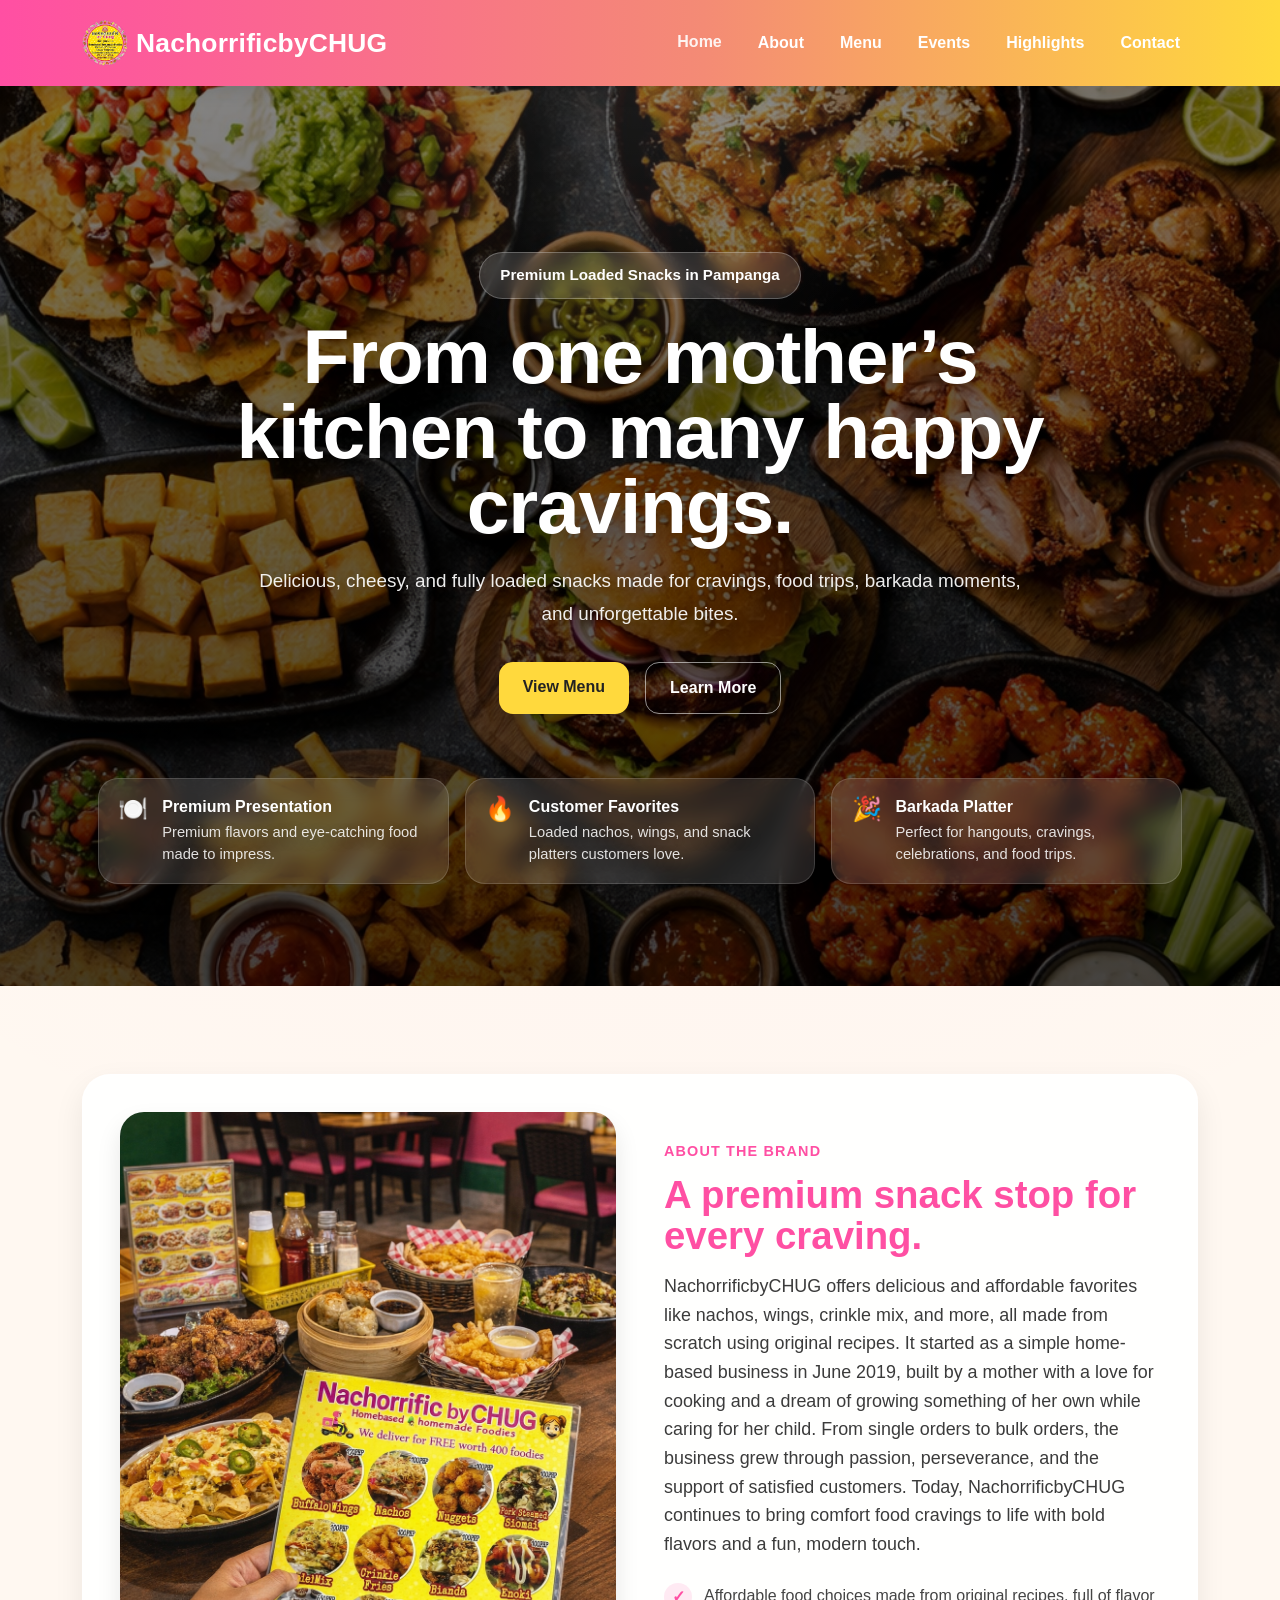
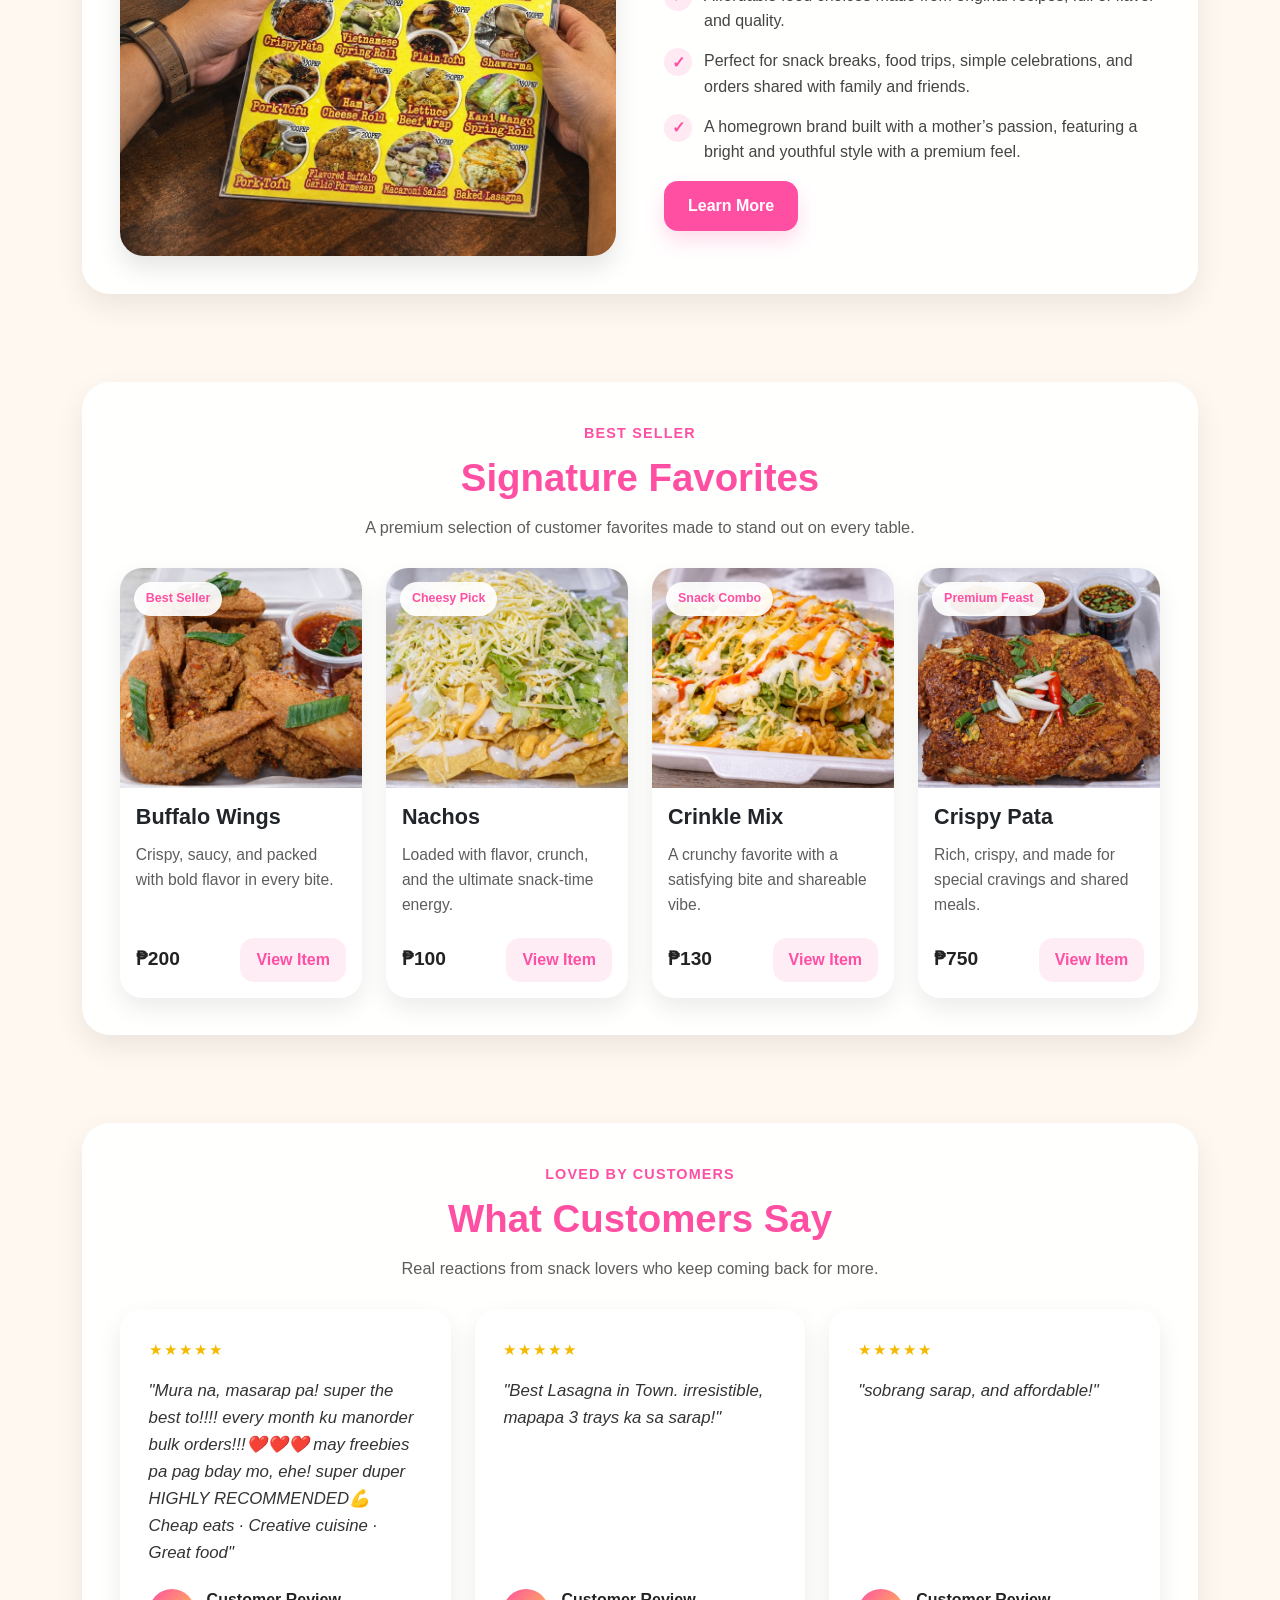
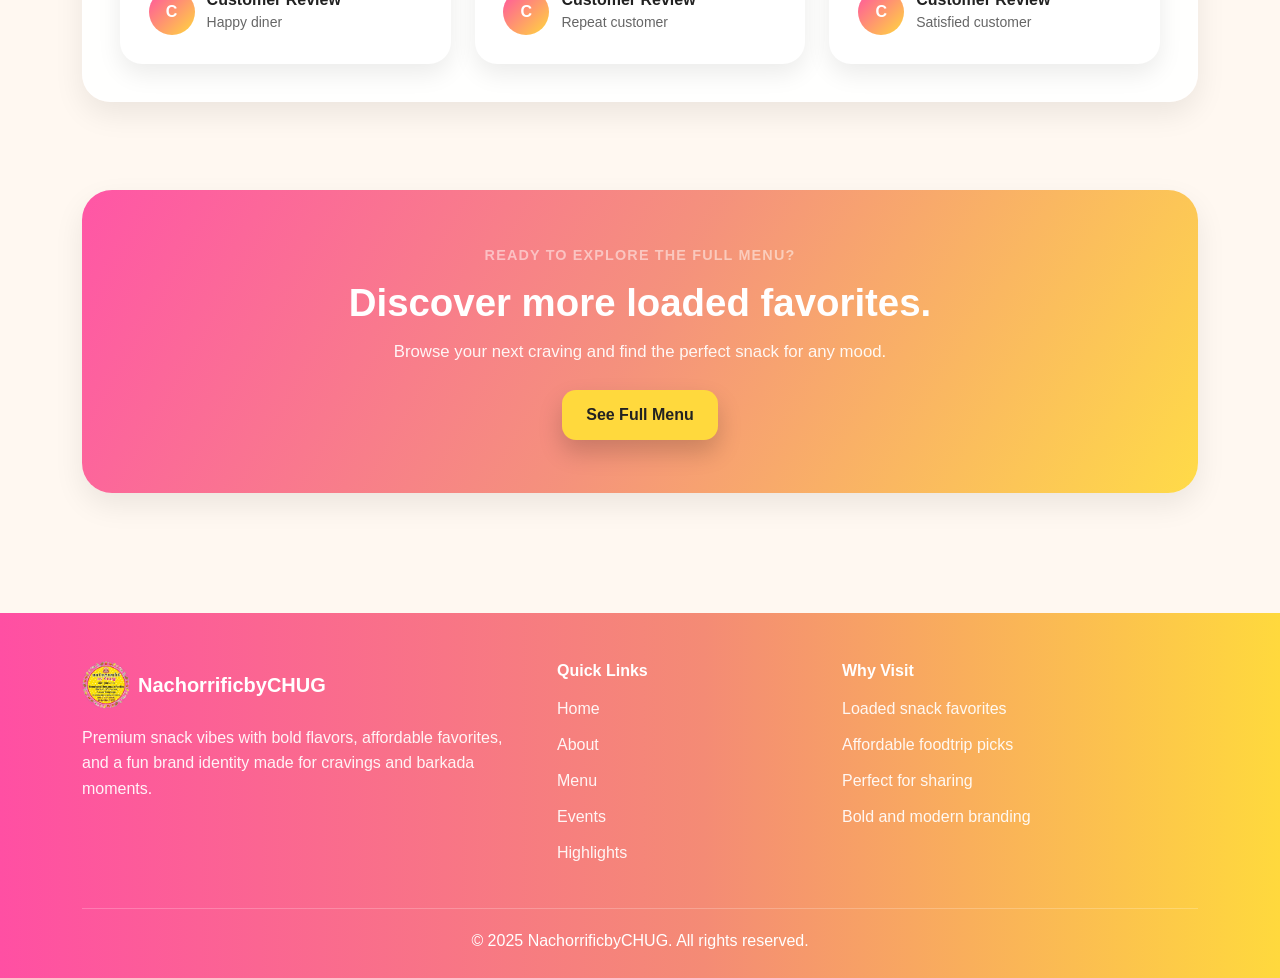
<file: index.html>
<!DOCTYPE html>
<html lang="en">
<head>
    <meta charset="UTF-8">
    <meta name="viewport" content="width=device-width, initial-scale=1">
    <title>NachorrificbyCHUG</title>

    <link href="https://cdn.jsdelivr.net/npm/bootstrap@5.3.2/dist/css/bootstrap.min.css" rel="stylesheet">
    <link rel="stylesheet" href="style.css">
</head>
<body>

    <!-- NAVBAR -->
    <nav class="navbar navbar-expand-lg navbar-dark sticky-top">
        <div class="container">
            <a class="navbar-brand d-flex align-items-center" href="index.html">
                <img src="images/nbyclogo.png" alt="NachorrificbyCHUG Logo" width="46" height="46" class="me-2 rounded-circle">
                <span class="fw-bold brand-name">NachorrificbyCHUG</span>
            </a>

            <button class="navbar-toggler border-0 shadow-none" type="button" data-bs-toggle="collapse" data-bs-target="#nav" aria-controls="nav" aria-expanded="false" aria-label="Toggle navigation">
                <span class="navbar-toggler-icon"></span>
            </button>

            <div class="collapse navbar-collapse" id="nav">
                <ul class="navbar-nav ms-auto text-center align-items-lg-center">
                    <li class="nav-item"><a class="nav-link active text-white" href="index.html">Home</a></li>
                    <li class="nav-item"><a class="nav-link text-white" href="about.html">About</a></li>
                    <li class="nav-item"><a class="nav-link text-white" href="menu.html">Menu</a></li>
                    <li class="nav-item"><a class="nav-link text-white" href="events.html">Events</a></li>
                    <li class="nav-item"><a class="nav-link text-white" href="highlights.html">Highlights</a></li>
                    <li class="nav-item"><a class="nav-link text-white" href="contact.html">Contact</a></li>
                </ul>
            </div>
        </div>
    </nav>

    <!-- HERO -->
    <header class="hero">
        <div class="hero-overlay"></div>

        <div class="container position-relative">
            <div class="hero-content text-center text-white">
                <span class="hero-badge">Premium Loaded Snacks in Pampanga</span>
                <h1>From one mother’s kitchen to many happy cravings. <span class="hero-fire"></span></h1>
                <p>
                    Delicious, cheesy, and fully loaded snacks made for cravings,
                    food trips, barkada moments, and unforgettable bites.
                </p>

                <div class="hero-actions d-flex flex-column flex-sm-row justify-content-center gap-3">
                    <a href="menu.html" class="btn hero-btn-primary">View Menu</a>
                    <a href="about.html" class="btn hero-btn-secondary">Learn More</a>
                </div>
            </div>

            <div class="hero-highlights row g-3 justify-content-center">
                <div class="col-12 col-md-4">
                    <div class="highlight-card">
                        <span class="highlight-icon">🍽️</span>
                        <div>
                            <h6>Premium Presentation</h6>
                            <p>Premium flavors and eye-catching food made to impress.</p>
                        </div>
                    </div>
                </div>

                <div class="col-12 col-md-4">
                    <div class="highlight-card">
                        <span class="highlight-icon">🔥</span>
                        <div>
                            <h6>Customer Favorites</h6>
                            <p>Loaded nachos, wings, and snack platters customers love.</p>
                        </div>
                    </div>
                </div>

                <div class="col-12 col-md-4">
                    <div class="highlight-card">
                        <span class="highlight-icon">🎉</span>
                        <div>
                            <h6>Barkada Platter</h6>
                            <p>Perfect for hangouts, cravings, celebrations, and food trips.</p>
                        </div>
                    </div>
                </div>
            </div>
        </div>
    </header>

    <main>
        <!-- ABOUT -->
        <section class="site-section">
            <div class="container">
                <div class="section-shell about-shell">
                    <div class="row align-items-center g-5">
                        <div class="col-lg-6">
                            <div class="about-image-wrap">
                                <img src="images/menupic.png" alt="NachorrificbyCHUG food spread" class="img-fluid about-img">
                            </div>
                        </div>

                        <div class="col-lg-6">
                            <span class="section-kicker">About the Brand</span>
                            <h2 class="section-title text-pink">A premium snack stop for every craving.</h2>
                            <p class="section-text">
                                NachorrificbyCHUG offers delicious and affordable favorites like nachos, wings, crinkle mix, and more, all made from scratch using original recipes. It started as a simple home-based business in June 2019, built by a mother with a love for cooking and a dream of growing something of her own while caring for her child. From single orders to bulk orders, the business grew through passion, perseverance, and the support of satisfied customers. Today, NachorrificbyCHUG continues to bring comfort food cravings to life with bold flavors and a fun, modern touch.
                            </p>

                            <div class="about-points">
                                <div class="about-point">
                                    <span>✓</span>
                                    <p>Affordable food choices made from original recipes, full of flavor and quality.</p>
                                </div>
                                <div class="about-point">
                                    <span>✓</span>
                                    <p>Perfect for snack breaks, food trips, simple celebrations, and orders shared with family and friends.</p>
                                </div>
                                <div class="about-point">
                                    <span>✓</span>
                                    <p>A homegrown brand built with a mother’s passion, featuring a bright and youthful style with a premium feel.</p>
                                </div>
                            </div>

                            <a href="about.html" class="btn btn-pink mt-3">Learn More</a>
                        </div>
                    </div>
                </div>
            </div>
        </section>

        <!-- BEST SELLERS -->
        <section class="site-section pt-0">
            <div class="container">
                <div class="section-shell sellers-shell">
                    <div class="section-heading text-center">
                        <span class="section-kicker">Best Seller</span>
                        <h2 class="section-title text-pink">Signature Favorites</h2>
                        <p class="section-subtitle">
                            A premium selection of customer favorites made to stand out on every table.
                        </p>
                    </div>

                    <div class="row g-4 mt-1">
                        <div class="col-sm-6 col-xl-3">
                            <div class="card product-card h-100">
                                <div class="product-image-wrap">
                                    <img src="images/buffalowings.png" alt="Buffalo Wings" class="product-image">
                                    <span class="product-badge">Best Seller</span>
                                </div>
                                <div class="card-body d-flex flex-column">
                                    <h5 class="product-title">Buffalo Wings</h5>
                                    <p class="product-desc">Crispy, saucy, and packed with bold flavor in every bite.</p>
                                    <div class="product-bottom mt-auto">
                                        <span class="price">₱200</span>
                                        <a href="menu.html" class="btn product-btn">View Item</a>
                                    </div>
                                </div>
                            </div>
                        </div>

                        <div class="col-sm-6 col-xl-3">
                            <div class="card product-card h-100">
                                <div class="product-image-wrap">
                                    <img src="images/nachos.png" alt="Nachos" class="product-image">
                                    <span class="product-badge">Cheesy Pick</span>
                                </div>
                                <div class="card-body d-flex flex-column">
                                    <h5 class="product-title">Nachos</h5>
                                    <p class="product-desc">Loaded with flavor, crunch, and the ultimate snack-time energy.</p>
                                    <div class="product-bottom mt-auto">
                                        <span class="price">₱100</span>
                                        <a href="menu.html" class="btn product-btn">View Item</a>
                                    </div>
                                </div>
                            </div>
                        </div>

                        <div class="col-sm-6 col-xl-3">
                            <div class="card product-card h-100">
                                <div class="product-image-wrap">
                                    <img src="images/crinklemix.png" alt="Crinkle Mix" class="product-image">
                                    <span class="product-badge">Snack Combo</span>
                                </div>
                                <div class="card-body d-flex flex-column">
                                    <h5 class="product-title">Crinkle Mix</h5>
                                    <p class="product-desc">A crunchy favorite with a satisfying bite and shareable vibe.</p>
                                    <div class="product-bottom mt-auto">
                                        <span class="price">₱130</span>
                                        <a href="menu.html" class="btn product-btn">View Item</a>
                                    </div>
                                </div>
                            </div>
                        </div>

                        <div class="col-sm-6 col-xl-3">
                            <div class="card product-card h-100">
                                <div class="product-image-wrap">
                                    <img src="images/crispypata.png" alt="Crispy Pata" class="product-image">
                                    <span class="product-badge">Premium Feast</span>
                                </div>
                                <div class="card-body d-flex flex-column">
                                    <h5 class="product-title">Crispy Pata</h5>
                                    <p class="product-desc">Rich, crispy, and made for special cravings and shared meals.</p>
                                    <div class="product-bottom mt-auto">
                                        <span class="price">₱750</span>
                                        <a href="menu.html" class="btn product-btn">View Item</a>
                                    </div>
                                </div>
                            </div>
                        </div>
                    </div>
                </div>
            </div>
        </section>

        <!-- TESTIMONIALS -->
        <section class="site-section pt-0">
            <div class="container">
                <div class="section-shell testimonial-shell">
                    <div class="section-heading text-center">
                        <span class="section-kicker">Loved by Customers</span>
                        <h2 class="section-title text-pink">What Customers Say</h2>
                        <p class="section-subtitle">
                            Real reactions from snack lovers who keep coming back for more.
                        </p>
                    </div>

                    <div class="row g-4 mt-1">
                        <div class="col-md-4">
                            <div class="card testimonial-card h-100">
                                <div class="testimonial-stars">★★★★★</div>
                                <p>"Mura na, masarap pa!
super the best to!!!!
every month ku manorder bulk orders!!!❤️❤️❤️
may freebies pa pag bday mo, ehe!
super duper HIGHLY RECOMMENDED💪
Cheap eats
·
Creative cuisine
·
Great food"</p>
                                <div class="testimonial-meta">
                                    <div class="testimonial-avatar">C</div>
                                    <div>
                                        <h6 class="testimonial-author mb-0">Customer Review</h6>
                                        <small>Happy diner</small>
                                    </div>
                                </div>
                            </div>
                        </div>

                        <div class="col-md-4">
                            <div class="card testimonial-card h-100">
                                <div class="testimonial-stars">★★★★★</div>
                                <p>"Best Lasagna in Town.
irresistible, mapapa 3 trays ka sa sarap!"</p>
                                <div class="testimonial-meta">
                                    <div class="testimonial-avatar">C</div>
                                    <div>
                                        <h6 class="testimonial-author mb-0">Customer Review</h6>
                                        <small>Repeat customer</small>
                                    </div>
                                </div>
                            </div>
                        </div>

                        <div class="col-md-4">
                            <div class="card testimonial-card h-100">
                                <div class="testimonial-stars">★★★★★</div>
                                <p>"sobrang sarap, and affordable!"</p>
                                <div class="testimonial-meta">
                                    <div class="testimonial-avatar">C</div>
                                    <div>
                                        <h6 class="testimonial-author mb-0">Customer Review</h6>
                                        <small>Satisfied customer</small>
                                    </div>
                                </div>
                            </div>
                        </div>
                    </div>
                </div>
            </div>
        </section>

        <!-- CTA BAND -->
        <section class="site-section pt-0">
            <div class="container">
                <div class="cta-band text-center">
                    <span class="section-kicker text-white-50">Ready to explore the full menu?</span>
                    <h2>Discover more loaded favorites.</h2>
                    <p>Browse your next craving and find the perfect snack for any mood.</p>
                    <a href="menu.html" class="btn hero-btn-primary">See Full Menu</a>
                </div>
            </div>
        </section>
    </main>

    <!-- FOOTER -->
    <footer class="site-footer text-white">
        <div class="container">
            <div class="row g-4 align-items-start">
                <div class="col-lg-5">
                    <div class="footer-brand d-flex align-items-center mb-3">
                        <img src="images/nbyclogo.png" alt="NachorrificbyCHUG Logo" width="48" height="48" class="me-2 rounded-circle">
                        <span class="fw-bold fs-5">NachorrificbyCHUG</span>
                    </div>
                    <p class="footer-text mb-0">
                        Premium snack vibes with bold flavors, affordable favorites, and a fun brand identity made for cravings and barkada moments.
                    </p>
                </div>

                <div class="col-6 col-lg-3">
                    <h6 class="footer-heading">Quick Links</h6>
                    <ul class="footer-links list-unstyled mb-0">
                        <li><a href="index.html">Home</a></li>
                        <li><a href="about.html">About</a></li>
                        <li><a href="menu.html">Menu</a></li>
                        <li><a href="events.html">Events</a></li>
                        <li><a href="highlights.html">Highlights</a></li>
                    </ul>
                </div>

                <div class="col-6 col-lg-4">
                    <h6 class="footer-heading">Why Visit</h6>
                    <ul class="footer-links list-unstyled mb-0">
                        <li>Loaded snack favorites</li>
                        <li>Affordable foodtrip picks</li>
                        <li>Perfect for sharing</li>
                        <li>Bold and modern branding</li>
                    </ul>
                </div>
            </div>

            <div class="footer-bottom text-center">
                <p class="mb-0">© 2025 NachorrificbyCHUG. All rights reserved.</p>
            </div>
        </div>
    </footer>

    <script src="https://cdn.jsdelivr.net/npm/bootstrap@5.3.2/dist/js/bootstrap.bundle.min.js"></script>
</body>
</html>
</file>
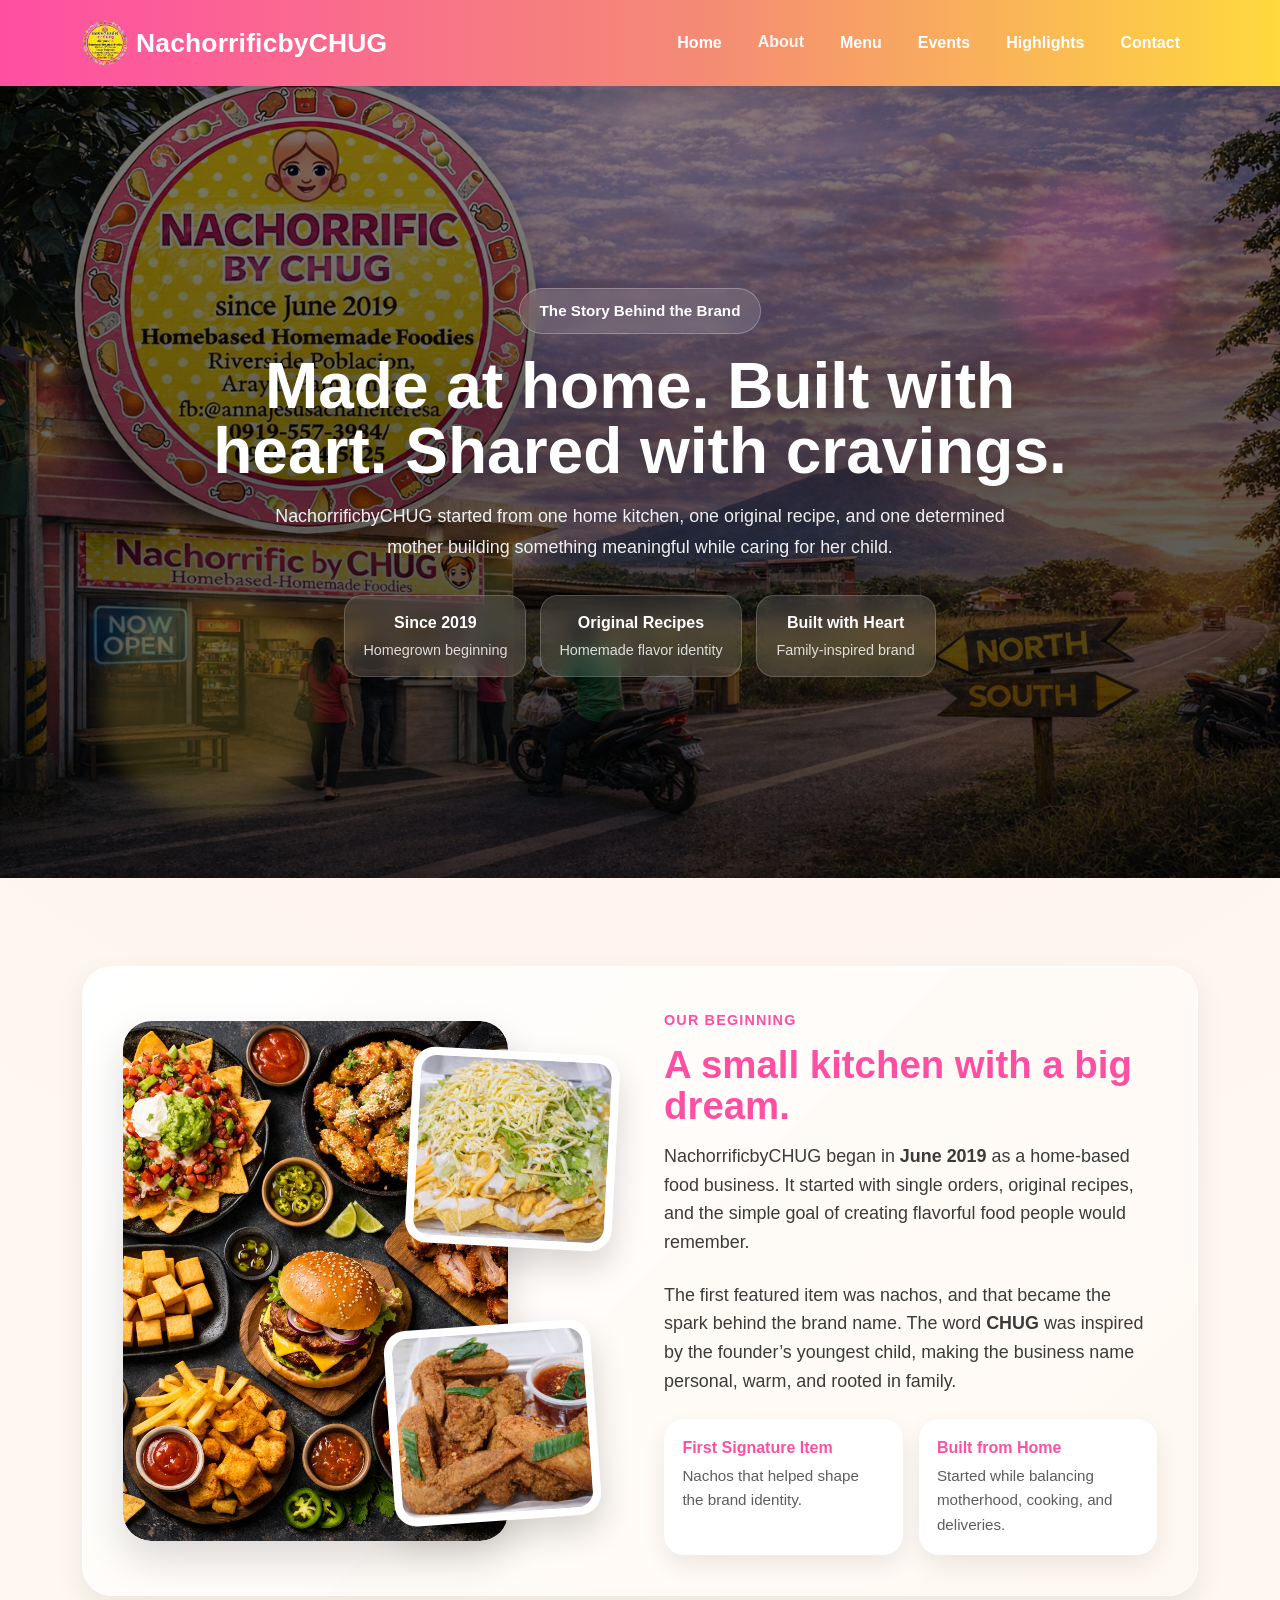
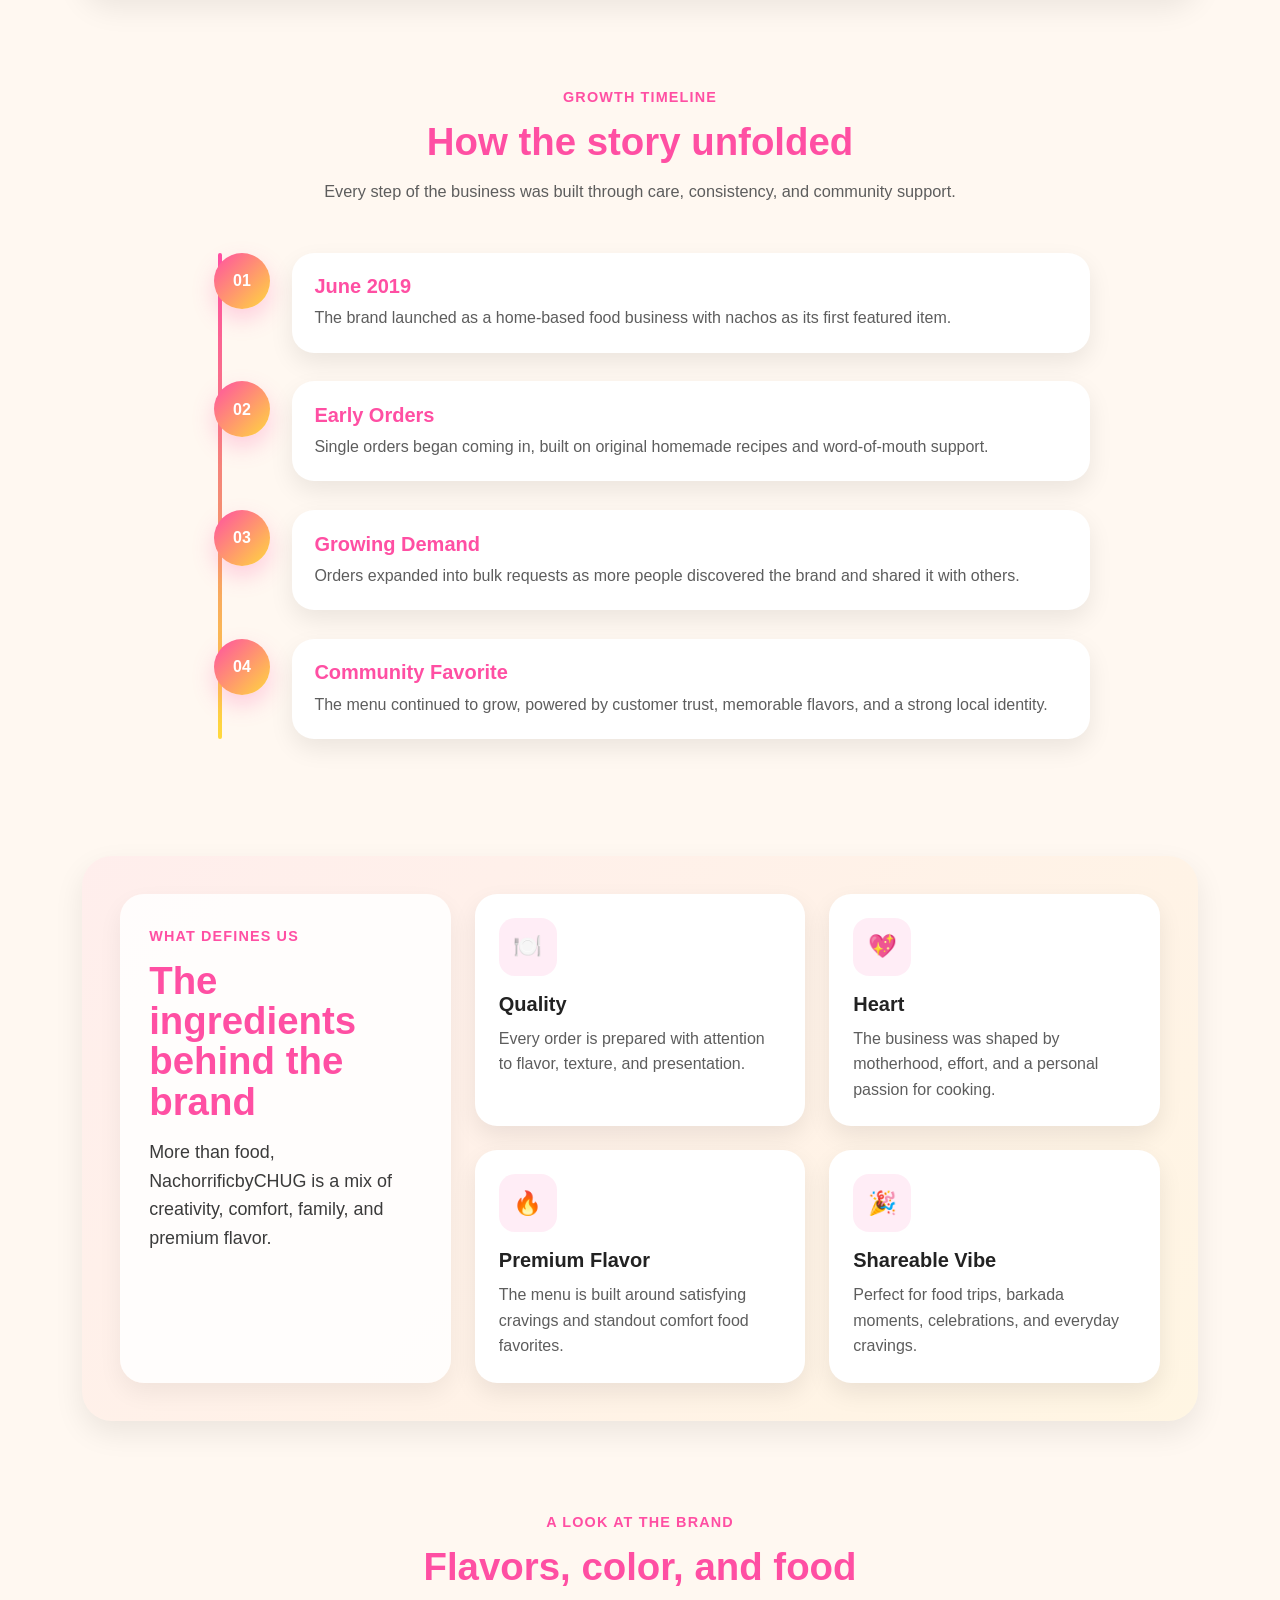
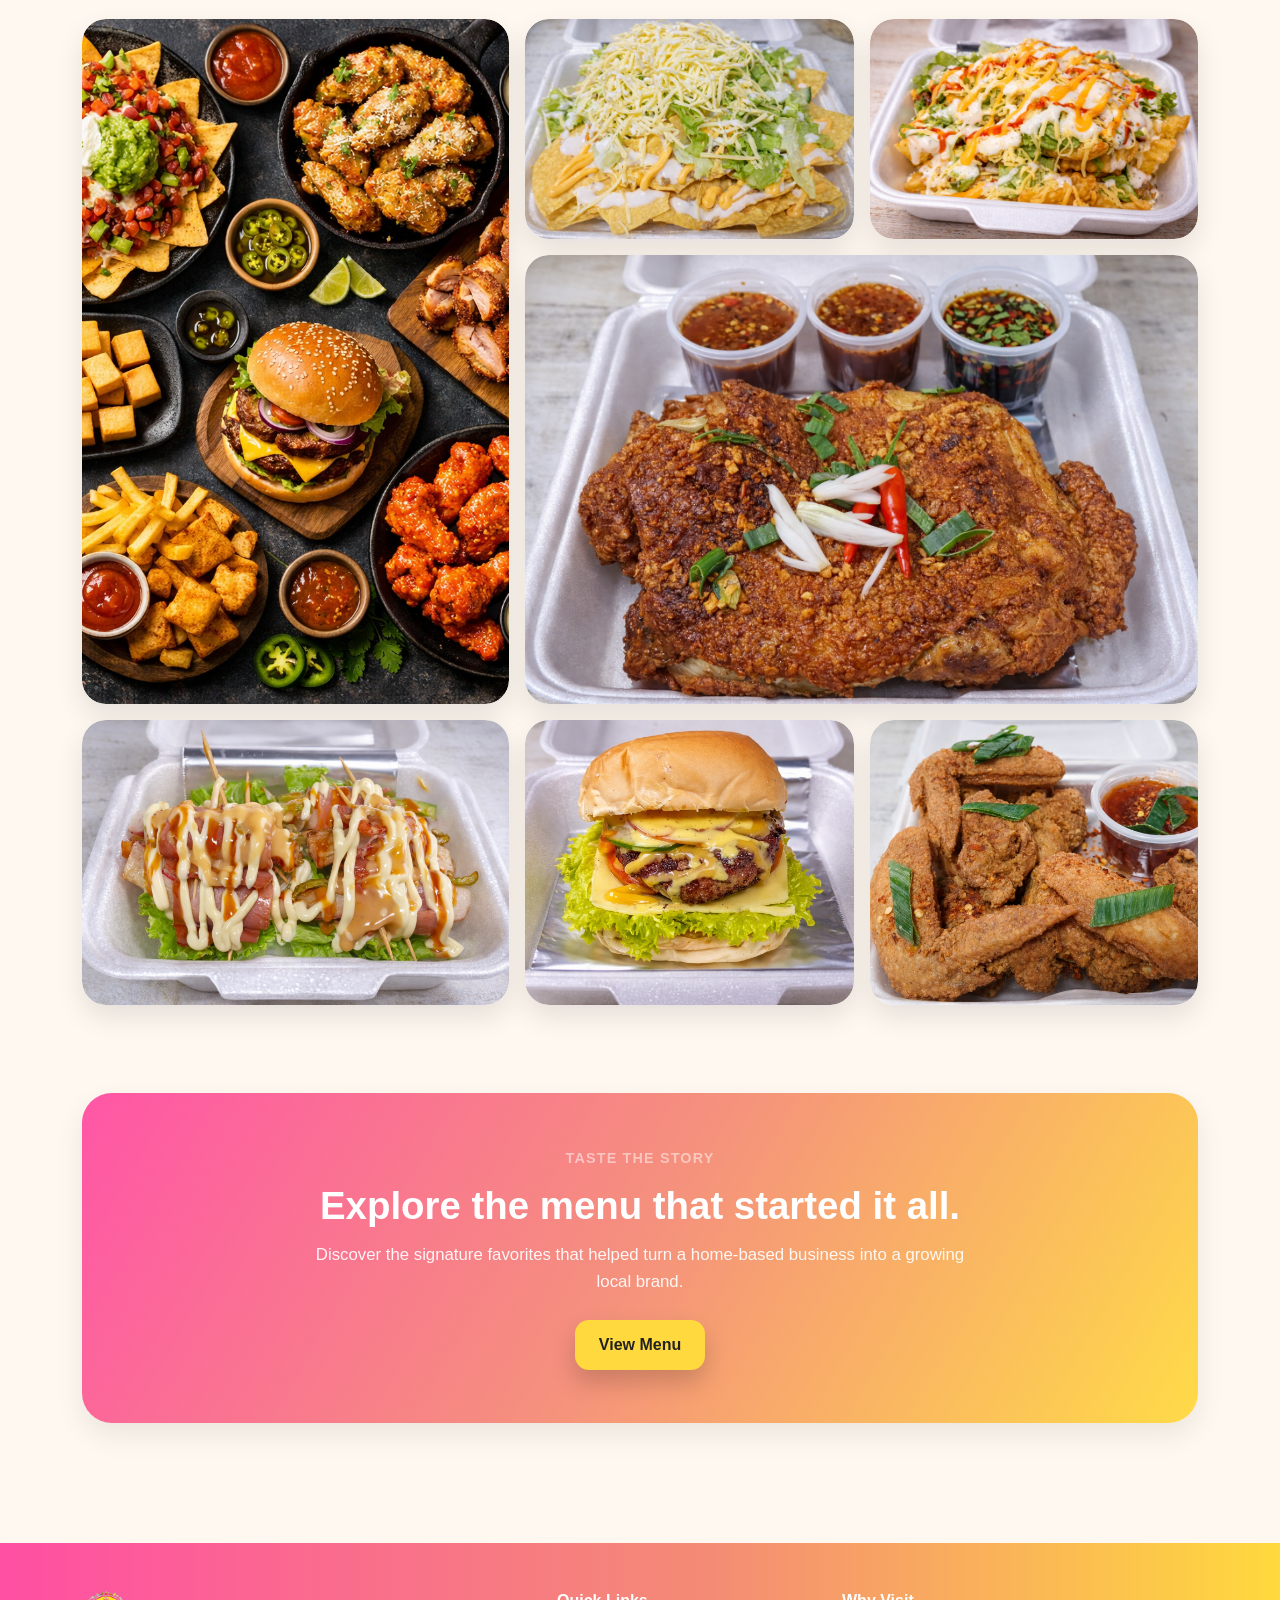
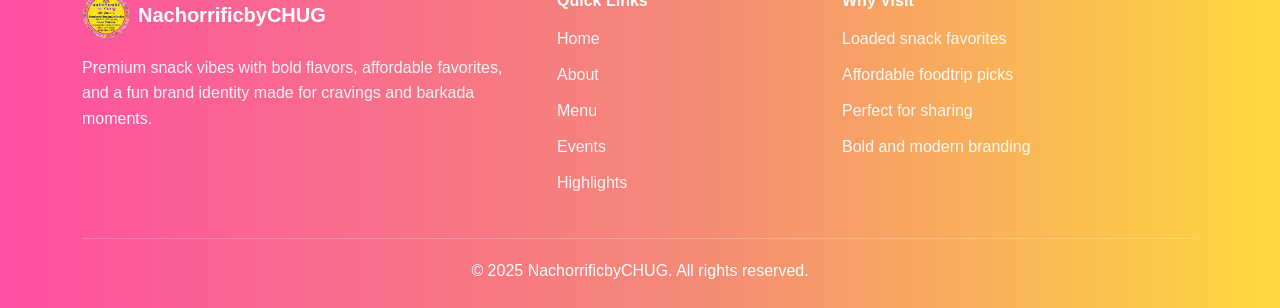
<file: about.html>
<!DOCTYPE html>
<html lang="en">
<head>
    <meta charset="UTF-8">
    <meta name="viewport" content="width=device-width, initial-scale=1">
    <title>About - NachorrificbyCHUG</title>

    <link href="https://cdn.jsdelivr.net/npm/bootstrap@5.3.2/dist/css/bootstrap.min.css" rel="stylesheet">
    <link rel="stylesheet" href="style.css">
</head>
<body>

    <!-- NAVBAR -->
    <nav class="navbar navbar-expand-lg navbar-dark sticky-top">
        <div class="container">
            <a class="navbar-brand d-flex align-items-center" href="index.html">
                <img src="images/nbyclogo.png" alt="NachorrificbyCHUG Logo" width="46" height="46" class="me-2 rounded-circle">
                <span class="fw-bold brand-name">NachorrificbyCHUG</span>
            </a>

            <button class="navbar-toggler border-0 shadow-none" type="button" data-bs-toggle="collapse" data-bs-target="#nav" aria-controls="nav" aria-expanded="false" aria-label="Toggle navigation">
                <span class="navbar-toggler-icon"></span>
            </button>

            <div class="collapse navbar-collapse" id="nav">
                <ul class="navbar-nav ms-auto text-center align-items-lg-center">
                    <li class="nav-item"><a class="nav-link text-white" href="index.html">Home</a></li>
                    <li class="nav-item"><a class="nav-link active text-white" href="about.html">About</a></li>
                    <li class="nav-item"><a class="nav-link text-white" href="menu.html">Menu</a></li>
                    <li class="nav-item"><a class="nav-link text-white" href="events.html">Events</a></li>
                    <li class="nav-item"><a class="nav-link text-white" href="highlights.html">Highlights</a></li>
                    <li class="nav-item"><a class="nav-link text-white" href="contact.html">Contact</a></li>
                </ul>
            </div>
        </div>
    </nav>

    <!-- ABOUT HERO -->
    <header class="about-hero about-hero-unique">
        <div class="about-hero-overlay"></div>
        <div class="container position-relative">
            <div class="about-hero-content text-white text-center">
                <span class="hero-badge">The Story Behind the Brand</span>
                <h1>Made at home. Built with heart. Shared with cravings.</h1>
                <p>
                    NachorrificbyCHUG started from one home kitchen, one original recipe,
                    and one determined mother building something meaningful while caring for her child.
                </p>

                <div class="about-hero-stats">
                    <div class="about-stat-pill">
                        <strong>Since 2019</strong>
                        <span>Homegrown beginning</span>
                    </div>
                    <div class="about-stat-pill">
                        <strong>Original Recipes</strong>
                        <span>Homemade flavor identity</span>
                    </div>
                    <div class="about-stat-pill">
                        <strong>Built with Heart</strong>
                        <span>Family-inspired brand</span>
                    </div>
                </div>
            </div>
        </div>
    </header>

    <main>
        <!-- STORY FEATURE -->
        <section class="site-section">
            <div class="container">
                <div class="story-feature-shell">
                    <div class="row g-5 align-items-center">
                        <div class="col-lg-6">
                            <div class="story-photo-stack">
                                <div class="story-photo-main">
                                    <img src="images/background.png" alt="NachorrificbyCHUG food spread">
                                </div>
                                <div class="story-photo-small top">
                                    <img src="images/nachos.png" alt="Nachos">
                                </div>
                                <div class="story-photo-small bottom">
                                    <img src="images/buffalowings.png" alt="Buffalo Wings">
                                </div>
                            </div>
                        </div>

                        <div class="col-lg-6">
                            <span class="section-kicker">Our Beginning</span>
                            <h2 class="section-title text-pink">A small kitchen with a big dream.</h2>

                            <p class="section-text">
                                NachorrificbyCHUG began in <strong>June 2019</strong> as a home-based food business.
                                It started with single orders, original recipes, and the simple goal of creating flavorful food people would remember.
                            </p>

                            <p class="section-text">
                                The first featured item was nachos, and that became the spark behind the brand name.
                                The word <strong>CHUG</strong> was inspired by the founder’s youngest child, making the business name personal, warm, and rooted in family.
                            </p>

                            <div class="story-mini-cards">
                                <div class="story-mini-card">
                                    <h6>First Signature Item</h6>
                                    <p>Nachos that helped shape the brand identity.</p>
                                </div>
                                <div class="story-mini-card">
                                    <h6>Built from Home</h6>
                                    <p>Started while balancing motherhood, cooking, and deliveries.</p>
                                </div>
                            </div>
                        </div>
                    </div>
                </div>
            </div>
        </section>

        <!-- TIMELINE -->
        <section class="site-section pt-0">
            <div class="container">
                <div class="section-heading text-center mb-5">
                    <span class="section-kicker">Growth Timeline</span>
                    <h2 class="section-title text-pink">How the story unfolded</h2>
                    <p class="section-subtitle">
                        Every step of the business was built through care, consistency, and community support.
                    </p>
                </div>

                <div class="timeline-wrap">
                    <div class="timeline-item">
                        <div class="timeline-dot">01</div>
                        <div class="timeline-card">
                            <h5>June 2019</h5>
                            <p>The brand launched as a home-based food business with nachos as its first featured item.</p>
                        </div>
                    </div>

                    <div class="timeline-item">
                        <div class="timeline-dot">02</div>
                        <div class="timeline-card">
                            <h5>Early Orders</h5>
                            <p>Single orders began coming in, built on original homemade recipes and word-of-mouth support.</p>
                        </div>
                    </div>

                    <div class="timeline-item">
                        <div class="timeline-dot">03</div>
                        <div class="timeline-card">
                            <h5>Growing Demand</h5>
                            <p>Orders expanded into bulk requests as more people discovered the brand and shared it with others.</p>
                        </div>
                    </div>

                    <div class="timeline-item">
                        <div class="timeline-dot">04</div>
                        <div class="timeline-card">
                            <h5>Community Favorite</h5>
                            <p>The menu continued to grow, powered by customer trust, memorable flavors, and a strong local identity.</p>
                        </div>
                    </div>
                </div>
            </div>
        </section>

        <!-- BRAND INGREDIENTS -->
        <section class="site-section pt-0">
            <div class="container">
                <div class="brand-ingredients-shell">
                    <div class="row g-4 align-items-stretch">
                        <div class="col-lg-4">
                            <div class="ingredients-intro h-100">
                                <span class="section-kicker">What Defines Us</span>
                                <h2 class="section-title text-pink">The ingredients behind the brand</h2>
                                <p class="section-text mb-0">
                                    More than food, NachorrificbyCHUG is a mix of creativity, comfort, family, and premium flavor.
                                </p>
                            </div>
                        </div>

                        <div class="col-lg-8">
                            <div class="row g-4">
                                <div class="col-md-6">
                                    <div class="ingredient-card h-100">
                                        <div class="ingredient-icon">🍽️</div>
                                        <h5>Quality</h5>
                                        <p>Every order is prepared with attention to flavor, texture, and presentation.</p>
                                    </div>
                                </div>

                                <div class="col-md-6">
                                    <div class="ingredient-card h-100">
                                        <div class="ingredient-icon">💖</div>
                                        <h5>Heart</h5>
                                        <p>The business was shaped by motherhood, effort, and a personal passion for cooking.</p>
                                    </div>
                                </div>

                                <div class="col-md-6">
                                    <div class="ingredient-card h-100">
                                        <div class="ingredient-icon">🔥</div>
                                        <h5>Premium Flavor</h5>
                                        <p>The menu is built around satisfying cravings and standout comfort food favorites.</p>
                                    </div>
                                </div>

                                <div class="col-md-6">
                                    <div class="ingredient-card h-100">
                                        <div class="ingredient-icon">🎉</div>
                                        <h5>Shareable Vibe</h5>
                                        <p>Perfect for food trips, barkada moments, celebrations, and everyday cravings.</p>
                                    </div>
                                </div>
                            </div>
                        </div>
                    </div>
                </div>
            </div>
        </section>

        <!-- COLLAGE -->
        <section class="site-section pt-0">
            <div class="container">
                <div class="section-heading text-center">
                    <span class="section-kicker">A Look at the Brand</span>
                    <h2 class="section-title text-pink">Flavors, color, and food</h2>
                </div>

                <div class="about-collage">
    <div class="collage-item large">
        <img src="images/background.png" alt="NachorrificbyCHUG food spread">
    </div>
    <div class="collage-item">
        <img src="images/nachos.png" alt="Nachos">
    </div>
    <div class="collage-item">
        <img src="images/crinklemix.png" alt="Crinkle Mix">
    </div>
    <div class="collage-item wide">
        <img src="images/crispypata.png" alt="Crispy Pata">
    </div>
    <div class="collage-item">
        <img src="images/enoki.png" alt="Enoki">
    </div>
    <div class="collage-item">
        <img src="images/lettucebeefwrap.png" alt="Lettuce Beef Wrap">
    </div>
    <div class="collage-item">
        <img src="images/buffalowings.png" alt="Buffalo Wings">
    </div>
</div>
        </section>

        <!-- CTA -->
        <section class="site-section pt-0">
            <div class="container">
                <div class="cta-band text-center">
                    <span class="section-kicker text-white-50">Taste the story</span>
                    <h2>Explore the menu that started it all.</h2>
                    <p>
                        Discover the signature favorites that helped turn a home-based business into a growing local brand.
                    </p>
                    <a href="menu.html" class="btn hero-btn-primary">View Menu</a>
                </div>
            </div>
        </section>
    </main>

    <!-- FOOTER -->
    <footer class="site-footer text-white">
        <div class="container">
            <div class="row g-4 align-items-start">
                <div class="col-lg-5">
                    <div class="footer-brand d-flex align-items-center mb-3">
                        <img src="images/nbyclogo.png" alt="NachorrificbyCHUG Logo" width="48" height="48" class="me-2 rounded-circle">
                        <span class="fw-bold fs-5">NachorrificbyCHUG</span>
                    </div>
                    <p class="footer-text mb-0">
                        Premium snack vibes with bold flavors, affordable favorites, and a fun brand identity made for cravings and barkada moments.
                    </p>
                </div>

                <div class="col-6 col-lg-3">
                    <h6 class="footer-heading">Quick Links</h6>
                    <ul class="footer-links list-unstyled mb-0">
                        <li><a href="index.html">Home</a></li>
                        <li><a href="about.html">About</a></li>
                        <li><a href="menu.html">Menu</a></li>
                        <li><a href="events.html">Events</a></li>
                        <li><a href="highlights.html">Highlights</a></li>
                    </ul>
                </div>

                <div class="col-6 col-lg-4">
                    <h6 class="footer-heading">Why Visit</h6>
                    <ul class="footer-links list-unstyled mb-0">
                        <li>Loaded snack favorites</li>
                        <li>Affordable foodtrip picks</li>
                        <li>Perfect for sharing</li>
                        <li>Bold and modern branding</li>
                    </ul>
                </div>
            </div>

            <div class="footer-bottom text-center">
                <p class="mb-0">© 2025 NachorrificbyCHUG. All rights reserved.</p>
            </div>
        </div>
    </footer>

    <script src="https://cdn.jsdelivr.net/npm/bootstrap@5.3.2/dist/js/bootstrap.bundle.min.js"></script>
</body>
</html>
</file>
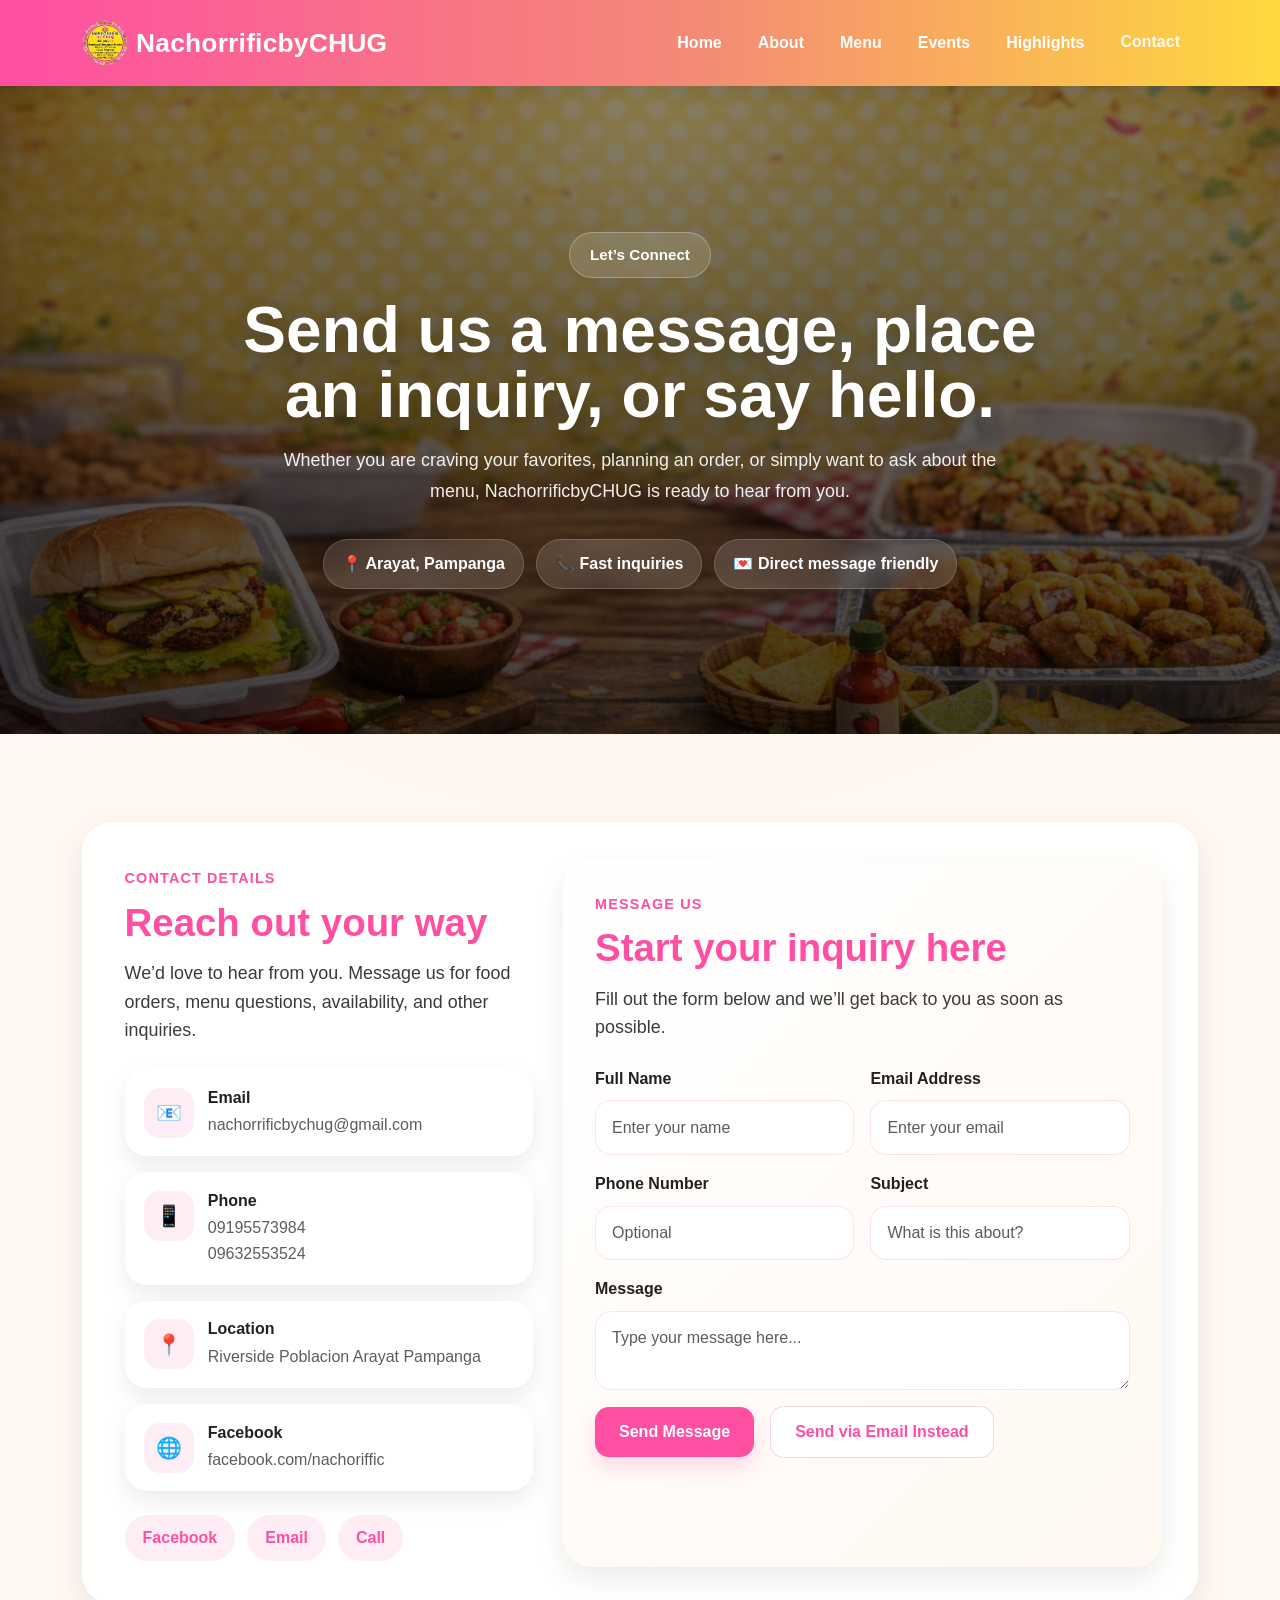
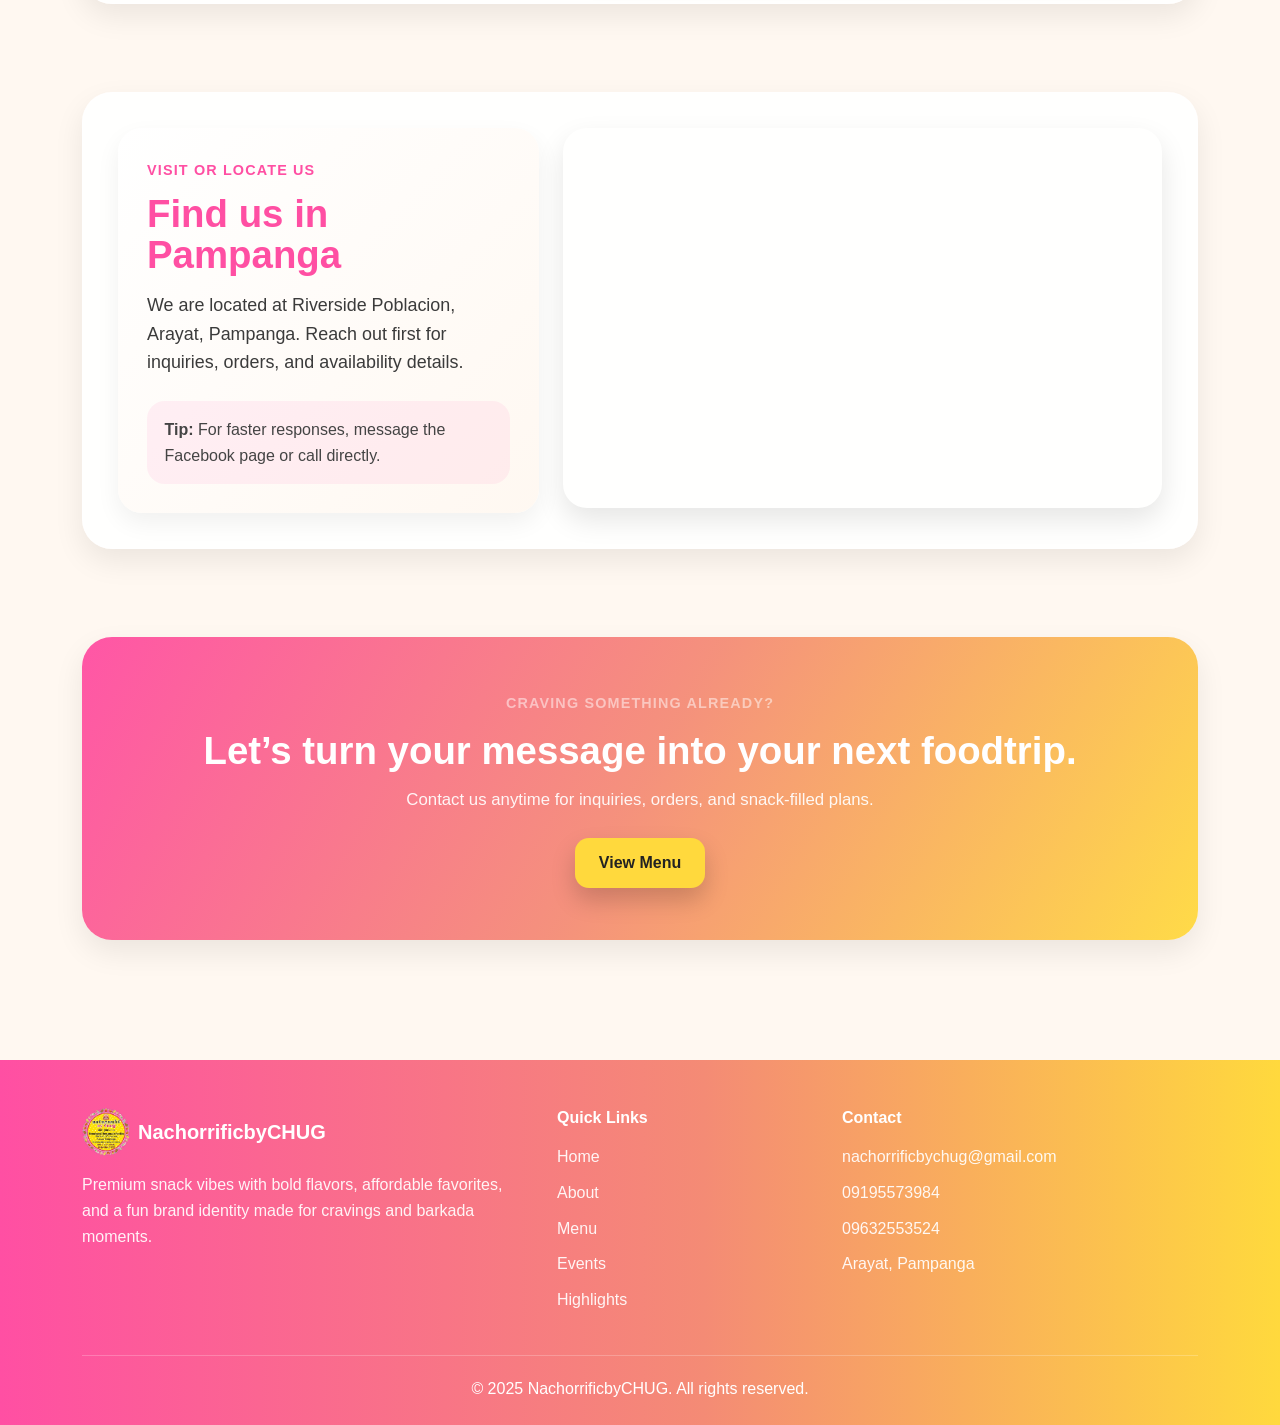
<file: contact.html>
<!DOCTYPE html>
<html lang="en">
<head>
    <meta charset="UTF-8">
    <meta name="viewport" content="width=device-width, initial-scale=1">
    <title>Contact - NachorrificbyCHUG</title>

    <link href="https://cdn.jsdelivr.net/npm/bootstrap@5.3.2/dist/css/bootstrap.min.css" rel="stylesheet">
    <link rel="stylesheet" href="style.css">
</head>
<body>

    <!-- NAVBAR -->
    <nav class="navbar navbar-expand-lg navbar-dark sticky-top">
        <div class="container">
            <a class="navbar-brand d-flex align-items-center" href="index.html">
                <img src="images/nbyclogo.png" alt="NachorrificbyCHUG Logo" width="46" height="46" class="me-2 rounded-circle">
                <span class="fw-bold brand-name">NachorrificbyCHUG</span>
            </a>

            <button class="navbar-toggler border-0 shadow-none" type="button" data-bs-toggle="collapse" data-bs-target="#nav" aria-controls="nav" aria-expanded="false" aria-label="Toggle navigation">
                <span class="navbar-toggler-icon"></span>
            </button>

            <div class="collapse navbar-collapse" id="nav">
                <ul class="navbar-nav ms-auto text-center align-items-lg-center">
                    <li class="nav-item"><a class="nav-link text-white" href="index.html">Home</a></li>
                    <li class="nav-item"><a class="nav-link text-white" href="about.html">About</a></li>
                    <li class="nav-item"><a class="nav-link text-white" href="menu.html">Menu</a></li>
                    <li class="nav-item"><a class="nav-link text-white" href="events.html">Events</a></li>
                    <li class="nav-item"><a class="nav-link text-white" href="highlights.html">Highlights</a></li>
                    <li class="nav-item"><a class="nav-link active text-white" href="contact.html">Contact</a></li>
                </ul>
            </div>
        </div>
    </nav>

    <!-- CONTACT HERO -->
    <header class="contact-hero">
        <div class="contact-hero-overlay"></div>
        <div class="container position-relative">
            <div class="contact-hero-content text-center text-white">
                <span class="hero-badge">Let’s Connect</span>
                <h1>Send us a message, place an inquiry, or say hello.</h1>
                <p>
                    Whether you are craving your favorites, planning an order, or simply want to ask about the menu,
                    NachorrificbyCHUG is ready to hear from you.
                </p>

                <div class="contact-hero-chips">
                    <div class="contact-chip">📍 Arayat, Pampanga</div>
                    <div class="contact-chip">📞 Fast inquiries</div>
                    <div class="contact-chip">💌 Direct message friendly</div>
                </div>
            </div>
        </div>
    </header>

    <main>
        <!-- CONTACT GRID -->
        <section class="site-section">
            <div class="container">
                <div class="contact-main-shell">
                    <div class="row g-4 align-items-stretch">
                        <!-- LEFT INFO -->
                        <div class="col-lg-5">
                            <div class="contact-info-panel h-100">
                                <span class="section-kicker">Contact Details</span>
                                <h2 class="section-title text-pink">Reach out your way</h2>
                                <p class="section-text">
                                    We’d love to hear from you. Message us for food orders, menu questions,
                                    availability, and other inquiries.
                                </p>

                                <div class="contact-info-list">
                                    <div class="contact-info-card">
                                        <div class="contact-info-icon">📧</div>
                                        <div>
                                            <h6>Email</h6>
                                            <a href="mailto:nachorrificbychug@gmail.com">nachorrificbychug@gmail.com</a>
                                        </div>
                                    </div>

                                    <div class="contact-info-card">
                                        <div class="contact-info-icon">📱</div>
                                        <div>
                                            <h6>Phone</h6>
                                            <a href="tel:09195573984">09195573984</a><br>
                                            <a href="tel:09632553524">09632553524</a>
                                        </div>
                                    </div>

                                    <div class="contact-info-card">
                                        <div class="contact-info-icon">📍</div>
                                        <div>
                                            <h6>Location</h6>
                                            <p class="mb-0">Riverside Poblacion Arayat Pampanga</p>
                                        </div>
                                    </div>

                                    <div class="contact-info-card">
                                        <div class="contact-info-icon">🌐</div>
                                        <div>
                                            <h6>Facebook</h6>
                                            <a href="https://www.facebook.com/nachoriffic" target="_blank">facebook.com/nachoriffic</a>
                                        </div>
                                    </div>
                                </div>

                                <div class="social-strip">
                                    <a href="https://www.facebook.com/nachoriffic" target="_blank" class="social-pill">Facebook</a>
                                    <a href="mailto:nachorrificbychug@gmail.com" class="social-pill">Email</a>
                                    <a href="tel:09195573984" class="social-pill">Call</a>
                                </div>
                            </div>
                        </div>

                        <!-- RIGHT FORM -->
                        <div class="col-lg-7">
                            <div class="contact-form-panel h-100">
                                <span class="section-kicker">Message Us</span>
                                <h2 class="section-title text-pink">Start your inquiry here</h2>
                                <p class="section-text">
                                    Fill out the form below and we’ll get back to you as soon as possible.
                                </p>

                                <!-- FORMSPREE SANA GUMANA KA  -->
                                <form action="https://formspree.io/f/xlgoyodp" method="POST" class="contact-form">
                                    <div class="row g-3">
                                        <div class="col-md-6">
                                            <label class="form-label">Full Name</label>
                                            <input type="text" name="name" class="form-control contact-input" placeholder="Enter your name" required>
                                        </div>

                                        <div class="col-md-6">
                                            <label class="form-label">Email Address</label>
                                            <input type="email" name="email" class="form-control contact-input" placeholder="Enter your email" required>
                                        </div>

                                        <div class="col-md-6">
                                            <label class="form-label">Phone Number</label>
                                            <input type="text" name="phone" class="form-control contact-input" placeholder="Optional">
                                        </div>

                                        <div class="col-md-6">
                                            <label class="form-label">Subject</label>
                                            <input type="text" name="subject" class="form-control contact-input" placeholder="What is this about?" required>
                                        </div>

                                        <div class="col-12">
                                            <label class="form-label">Message</label>
                                            <textarea name="message" class="form-control contact-input contact-textarea" placeholder="Type your message here..." required></textarea>
                                        </div>

                                        <div class="col-12 d-flex flex-column flex-sm-row gap-3 align-items-sm-center">
                                            <button type="submit" class="btn btn-pink">Send Message</button>
                                            <a href="mailto:nachorrificbychug@gmail.com" class="btn contact-alt-btn">Send via Email Instead</a>
                                        </div>
                                    </div>
                                </form>
                            </div>
                        </div>
                    </div>
                </div>
            </div>
        </section>

        <!-- MAP + QUICK CTA -->
        <section class="site-section pt-0">
            <div class="container">
                <div class="contact-map-shell">
                    <div class="row g-4 align-items-stretch">
                        <div class="col-lg-5">
                            <div class="map-text-panel h-100">
                                <span class="section-kicker">Visit or Locate Us</span>
                                <h2 class="section-title text-pink">Find us in Pampanga</h2>
                                <p class="section-text">
                                    We are located at Riverside Poblacion, Arayat, Pampanga. Reach out first for inquiries,
                                    orders, and availability details.
                                </p>

                                <div class="map-mini-note">
                                    <strong>Tip:</strong> For faster responses, message the Facebook page or call directly.
                                </div>
                            </div>
                        </div>

                        <div class="col-lg-7">
                            <div class="map-frame-wrap">
                                <iframe
                                    src="https://maps.google.com/maps?q=Riverside%20Poblacion%20Arayat%20Pampanga&t=&z=13&ie=UTF8&iwloc=&output=embed"
                                    width="100%"
                                    height="100%"
                                    style="border:0;"
                                    allowfullscreen=""
                                    loading="lazy">
                                </iframe>
                            </div>
                        </div>
                    </div>
                </div>
            </div>
        </section>

        <!-- CTA -->
        <section class="site-section pt-0">
            <div class="container">
                <div class="cta-band text-center">
                    <span class="section-kicker text-white-50">Craving something already?</span>
                    <h2>Let’s turn your message into your next foodtrip.</h2>
                    <p>Contact us anytime for inquiries, orders, and snack-filled plans.</p>
                    <a href="menu.html" class="btn hero-btn-primary">View Menu</a>
                </div>
            </div>
        </section>
    </main>

    <!-- FOOTER -->
    <footer class="site-footer text-white">
        <div class="container">
            <div class="row g-4 align-items-start">
                <div class="col-lg-5">
                    <div class="footer-brand d-flex align-items-center mb-3">
                        <img src="images/nbyclogo.png" alt="NachorrificbyCHUG Logo" width="48" height="48" class="me-2 rounded-circle">
                        <span class="fw-bold fs-5">NachorrificbyCHUG</span>
                    </div>
                    <p class="footer-text mb-0">
                        Premium snack vibes with bold flavors, affordable favorites, and a fun brand identity made for cravings and barkada moments.
                    </p>
                </div>

                <div class="col-6 col-lg-3">
                    <h6 class="footer-heading">Quick Links</h6>
                    <ul class="footer-links list-unstyled mb-0">
                        <li><a href="index.html">Home</a></li>
                        <li><a href="about.html">About</a></li>
                        <li><a href="menu.html">Menu</a></li>
                        <li><a href="events.html">Events</a></li>
                        <li><a href="highlights.html">Highlights</a></li>
                    </ul>
                </div>

                <div class="col-6 col-lg-4">
                    <h6 class="footer-heading">Contact</h6>
                    <ul class="footer-links list-unstyled mb-0">
                        <li>nachorrificbychug@gmail.com</li>
                        <li>09195573984</li>
                        <li>09632553524</li>
                        <li>Arayat, Pampanga</li>
                    </ul>
                </div>
            </div>

            <div class="footer-bottom text-center">
                <p class="mb-0">© 2025 NachorrificbyCHUG. All rights reserved.</p>
            </div>
        </div>
    </footer>

    <script src="https://cdn.jsdelivr.net/npm/bootstrap@5.3.2/dist/js/bootstrap.bundle.min.js"></script>
</body>
</html>
</file>
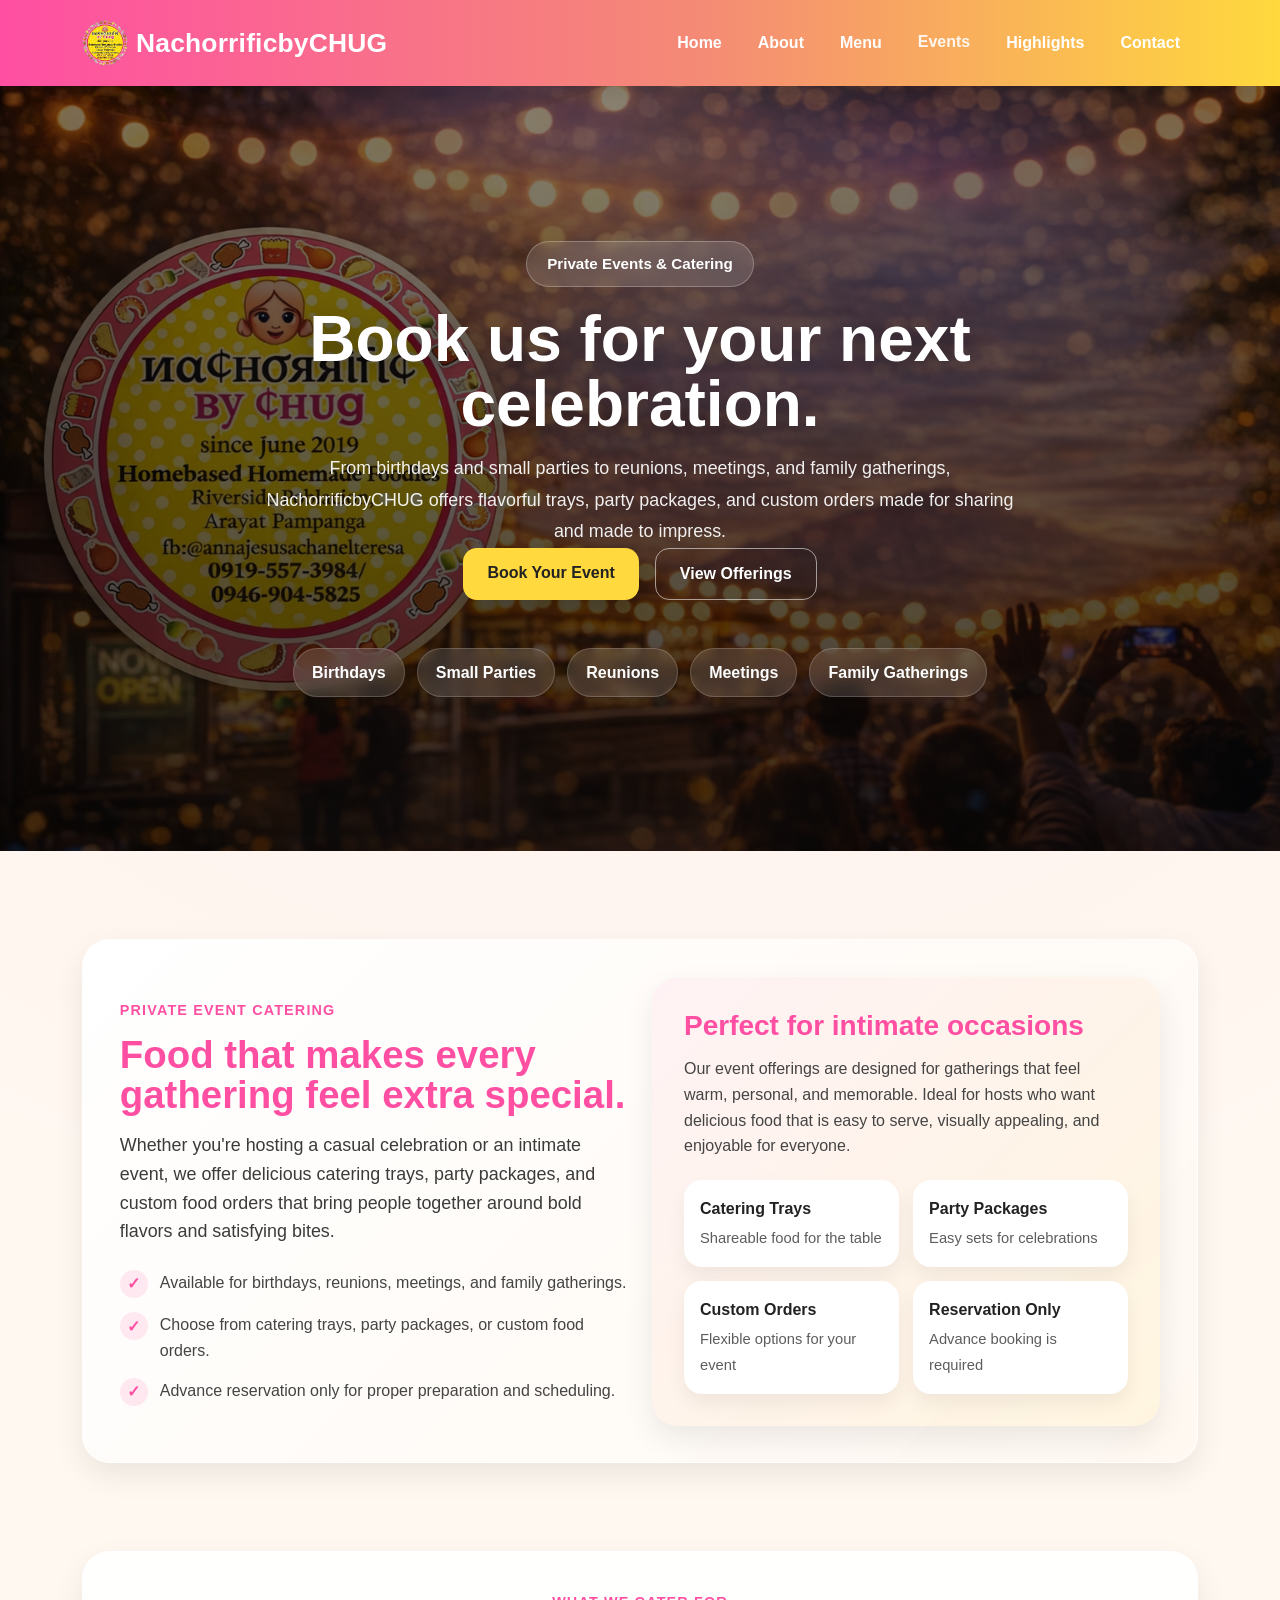
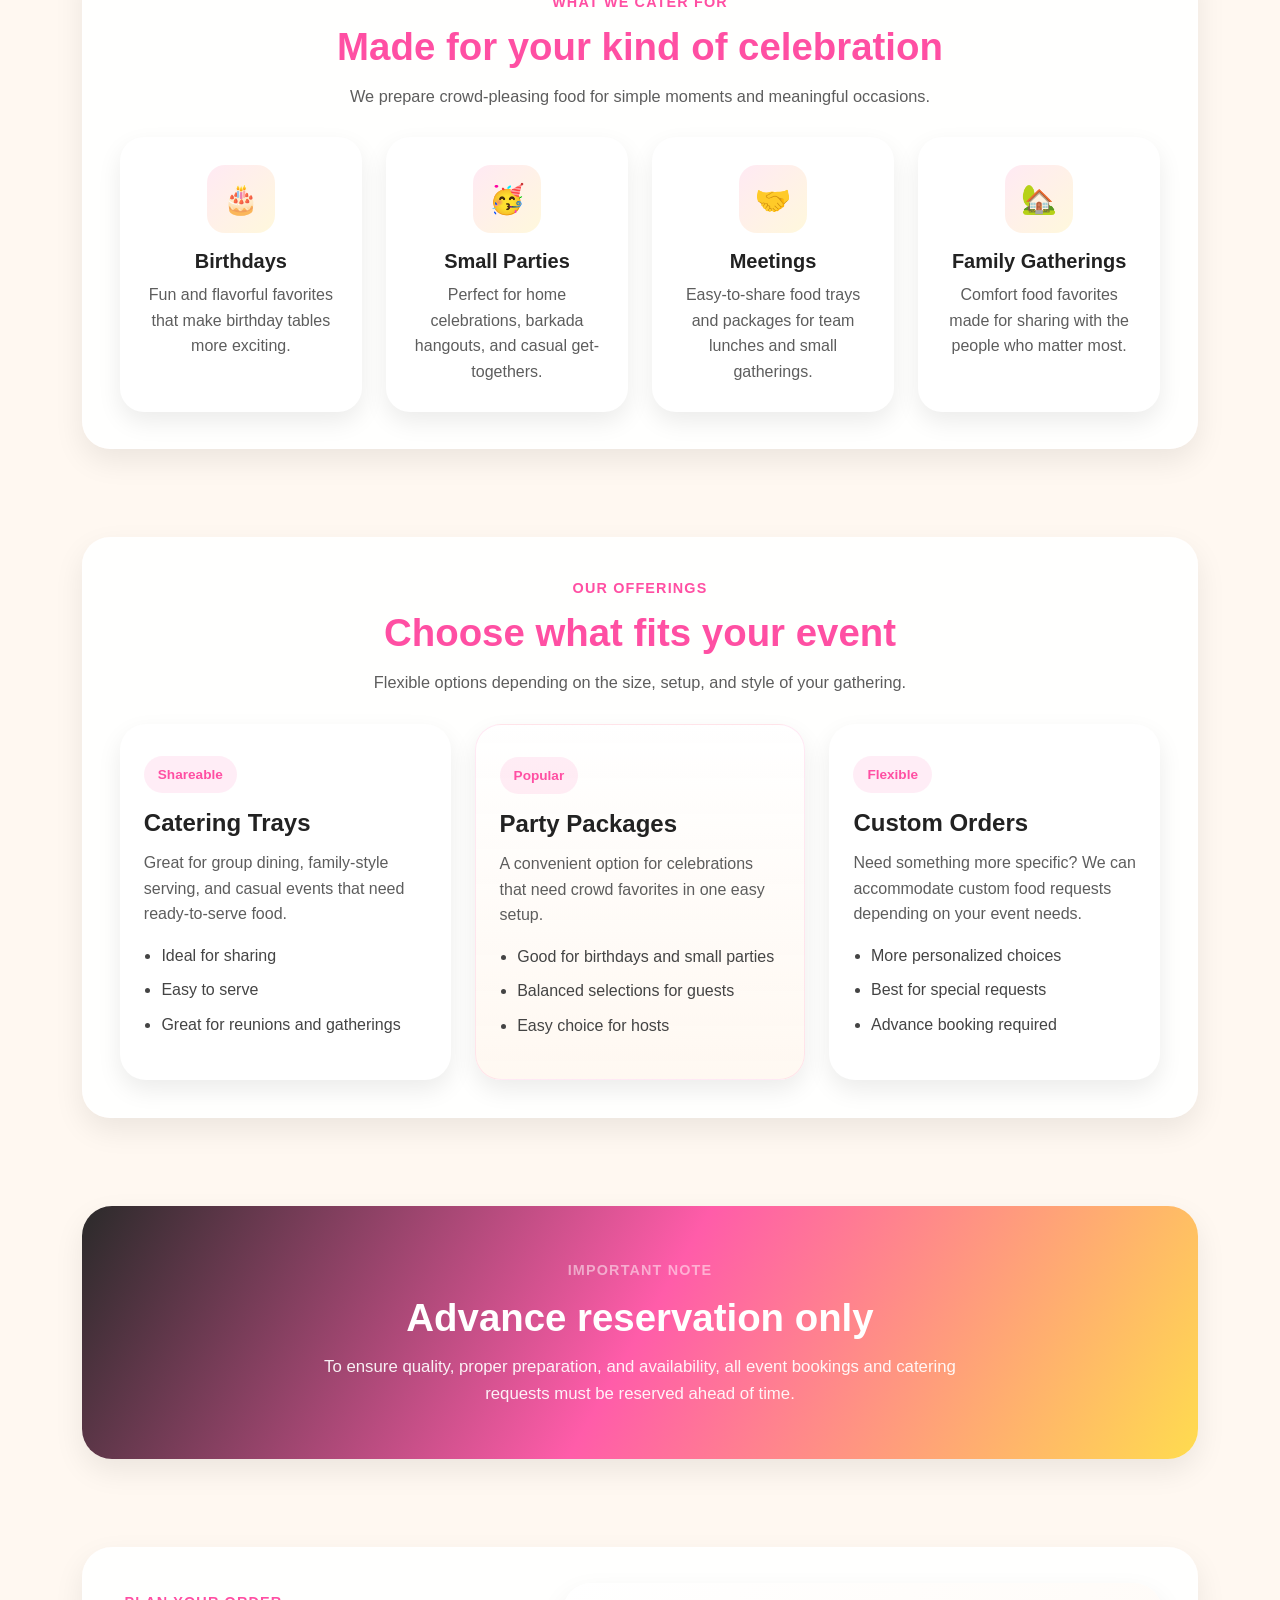
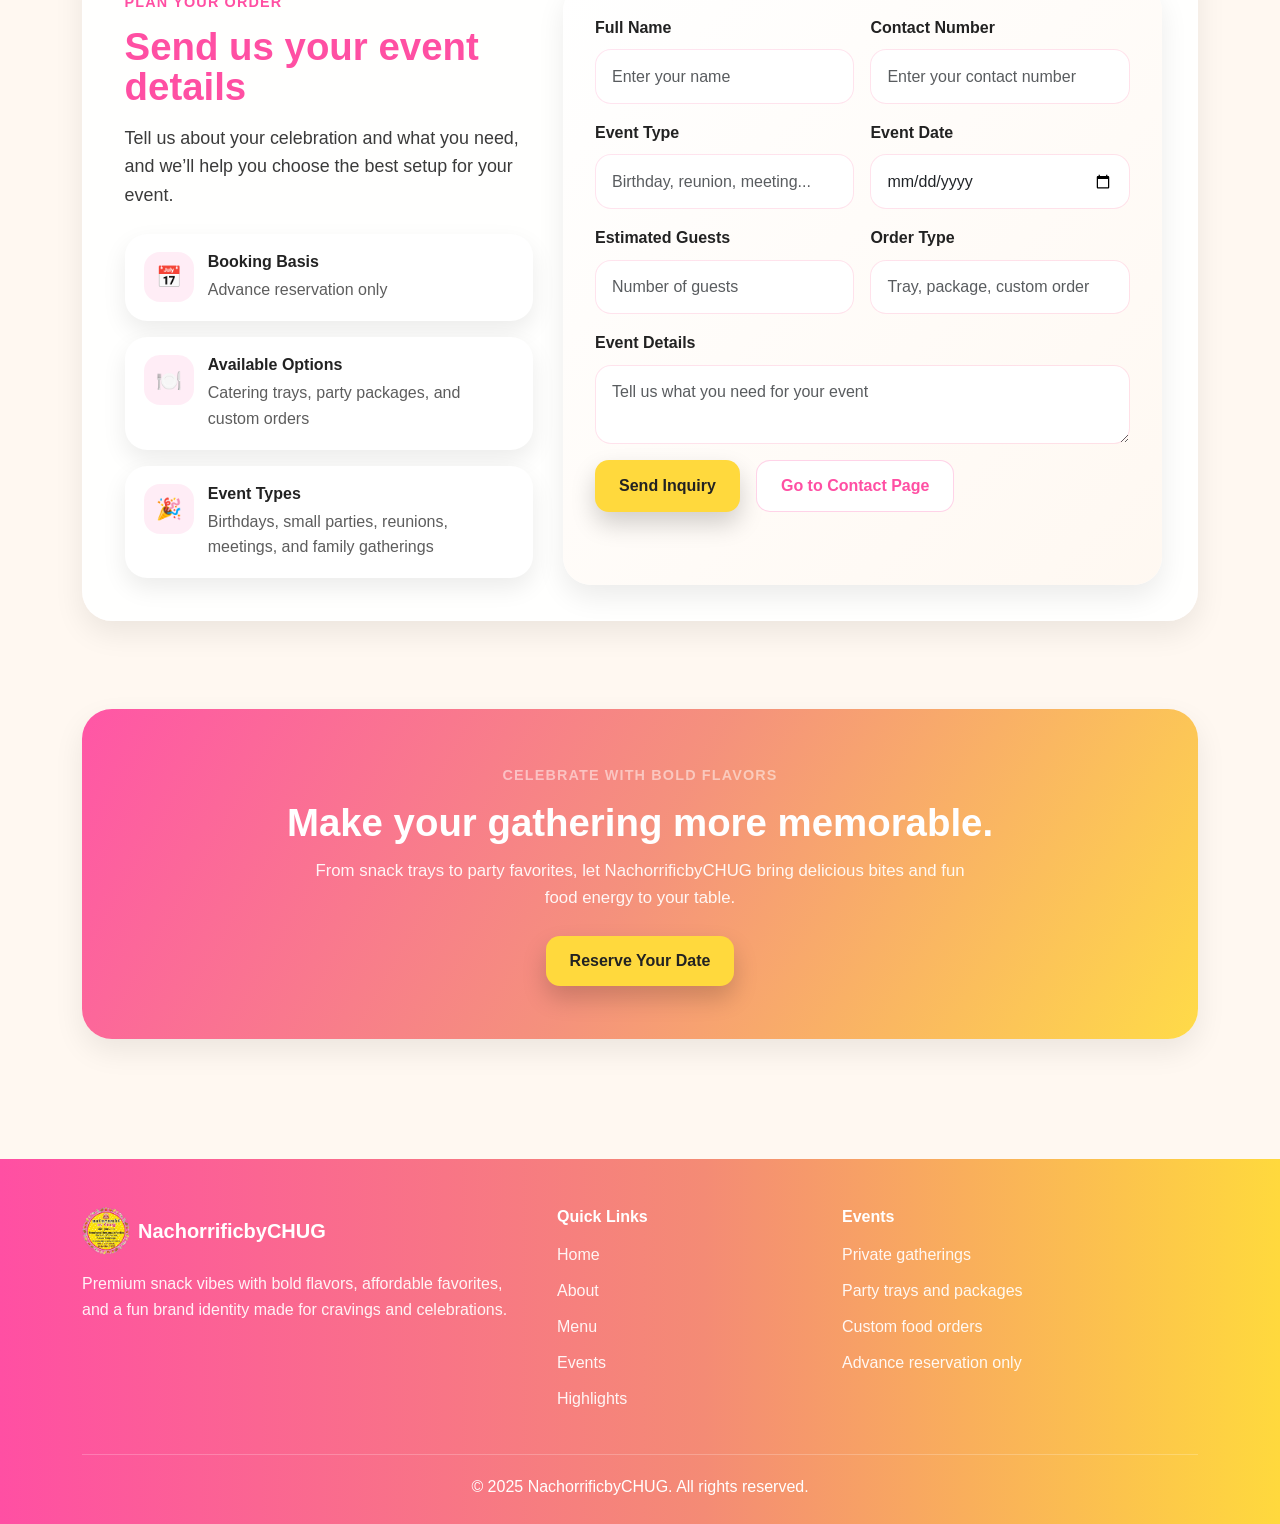
<file: events.html>
<!DOCTYPE html>
<html lang="en">
<head>
    <meta charset="UTF-8">
    <meta name="viewport" content="width=device-width, initial-scale=1">
    <title>Events - NachorrificbyCHUG</title>

    <link href="https://cdn.jsdelivr.net/npm/bootstrap@5.3.2/dist/css/bootstrap.min.css" rel="stylesheet">
    <link rel="stylesheet" href="style.css">
</head>
<body>

    <!-- NAVBAR -->
    <nav class="navbar navbar-expand-lg navbar-dark sticky-top">
        <div class="container">
            <a class="navbar-brand d-flex align-items-center" href="index.html">
                <img src="images/nbyclogo.png" alt="NachorrificbyCHUG Logo" width="46" height="46" class="me-2 rounded-circle">
                <span class="fw-bold brand-name">NachorrificbyCHUG</span>
            </a>

            <button class="navbar-toggler border-0 shadow-none" type="button" data-bs-toggle="collapse" data-bs-target="#nav" aria-controls="nav" aria-expanded="false" aria-label="Toggle navigation">
                <span class="navbar-toggler-icon"></span>
            </button>

            <div class="collapse navbar-collapse" id="nav">
                <ul class="navbar-nav ms-auto text-center align-items-lg-center">
                    <li class="nav-item"><a class="nav-link text-white" href="index.html">Home</a></li>
                    <li class="nav-item"><a class="nav-link text-white" href="about.html">About</a></li>
                    <li class="nav-item"><a class="nav-link text-white" href="menu.html">Menu</a></li>
                    <li class="nav-item"><a class="nav-link active text-white" href="events.html">Events</a></li>
                    <li class="nav-item"><a class="nav-link text-white" href="highlights.html">Highlights</a></li>
                    <li class="nav-item"><a class="nav-link text-white" href="contact.html">Contact</a></li>
                </ul>
            </div>
        </div>
    </nav>

    <!-- HERO -->
    <header class="events-hero">
        <div class="events-hero-overlay"></div>

        <div class="container position-relative">
            <div class="events-hero-content text-center text-white">
                <span class="hero-badge">Private Events & Catering</span>
                <h1>Book us for your next celebration.</h1>
                <p>
                    From birthdays and small parties to reunions, meetings, and family gatherings,
                    NachorrificbyCHUG offers flavorful trays, party packages, and custom orders
                    made for sharing and made to impress.
                </p>

                <div class="hero-actions d-flex flex-column flex-sm-row justify-content-center gap-3">
                    <a href="#event-inquiry" class="btn hero-btn-primary">Book Your Event</a>
                    <a href="#packages" class="btn hero-btn-secondary">View Offerings</a>
                </div>

                <div class="events-hero-chips">
                    <div class="events-chip">Birthdays</div>
                    <div class="events-chip">Small Parties</div>
                    <div class="events-chip">Reunions</div>
                    <div class="events-chip">Meetings</div>
                    <div class="events-chip">Family Gatherings</div>
                </div>
            </div>
        </div>
    </header>

    <main>
        <!-- INTRO -->
        <section class="site-section">
            <div class="container">
                <div class="section-shell events-intro-shell">
                    <div class="row g-4 align-items-center">
                        <div class="col-lg-6">
                            <span class="section-kicker">Private Event Catering</span>
                            <h2 class="section-title text-pink">Food that makes every gathering feel extra special.</h2>
                            <p class="section-text">
                                Whether you're hosting a casual celebration or an intimate event,
                                we offer delicious catering trays, party packages, and custom food orders
                                that bring people together around bold flavors and satisfying bites.
                            </p>

                            <div class="about-points">
                                <div class="about-point">
                                    <span>✓</span>
                                    <p>Available for birthdays, reunions, meetings, and family gatherings.</p>
                                </div>
                                <div class="about-point">
                                    <span>✓</span>
                                    <p>Choose from catering trays, party packages, or custom food orders.</p>
                                </div>
                                <div class="about-point">
                                    <span>✓</span>
                                    <p>Advance reservation only for proper preparation and scheduling.</p>
                                </div>
                            </div>
                        </div>

                        <div class="col-lg-6">
                            <div class="events-feature-card">
                                <h3>Perfect for intimate occasions</h3>
                                <p>
                                    Our event offerings are designed for gatherings that feel warm,
                                    personal, and memorable. Ideal for hosts who want delicious food
                                    that is easy to serve, visually appealing, and enjoyable for everyone.
                                </p>

                                <div class="events-mini-grid">
                                    <div class="events-mini-box">
                                        <strong>Catering Trays</strong>
                                        <span>Shareable food for the table</span>
                                    </div>
                                    <div class="events-mini-box">
                                        <strong>Party Packages</strong>
                                        <span>Easy sets for celebrations</span>
                                    </div>
                                    <div class="events-mini-box">
                                        <strong>Custom Orders</strong>
                                        <span>Flexible options for your event</span>
                                    </div>
                                    <div class="events-mini-box">
                                        <strong>Reservation Only</strong>
                                        <span>Advance booking is required</span>
                                    </div>
                                </div>
                            </div>
                        </div>
                    </div>
                </div>
            </div>
        </section>

        <!-- EVENT TYPES -->
        <section class="site-section pt-0">
            <div class="container">
                <div class="section-shell">
                    <div class="section-heading text-center">
                        <span class="section-kicker">What We Cater For</span>
                        <h2 class="section-title text-pink">Made for your kind of celebration</h2>
                        <p class="section-subtitle">
                            We prepare crowd-pleasing food for simple moments and meaningful occasions.
                        </p>
                    </div>

                    <div class="row g-4 mt-1">
                        <div class="col-sm-6 col-xl-3">
                            <div class="event-type-card h-100">
                                <div class="event-type-icon">🎂</div>
                                <h5>Birthdays</h5>
                                <p>Fun and flavorful favorites that make birthday tables more exciting.</p>
                            </div>
                        </div>

                        <div class="col-sm-6 col-xl-3">
                            <div class="event-type-card h-100">
                                <div class="event-type-icon">🥳</div>
                                <h5>Small Parties</h5>
                                <p>Perfect for home celebrations, barkada hangouts, and casual get-togethers.</p>
                            </div>
                        </div>

                        <div class="col-sm-6 col-xl-3">
                            <div class="event-type-card h-100">
                                <div class="event-type-icon">🤝</div>
                                <h5>Meetings</h5>
                                <p>Easy-to-share food trays and packages for team lunches and small gatherings.</p>
                            </div>
                        </div>

                        <div class="col-sm-6 col-xl-3">
                            <div class="event-type-card h-100">
                                <div class="event-type-icon">🏡</div>
                                <h5>Family Gatherings</h5>
                                <p>Comfort food favorites made for sharing with the people who matter most.</p>
                            </div>
                        </div>
                    </div>
                </div>
            </div>
        </section>

        <!-- PACKAGES -->
        <section class="site-section pt-0" id="packages">
            <div class="container">
                <div class="section-shell">
                    <div class="section-heading text-center">
                        <span class="section-kicker">Our Offerings</span>
                        <h2 class="section-title text-pink">Choose what fits your event</h2>
                        <p class="section-subtitle">
                            Flexible options depending on the size, setup, and style of your gathering.
                        </p>
                    </div>

                    <div class="row g-4 mt-1">
                        <div class="col-md-4">
                            <div class="events-package-card h-100">
                                <span class="package-badge">Shareable</span>
                                <h4>Catering Trays</h4>
                                <p>
                                    Great for group dining, family-style serving, and casual events that need ready-to-serve food.
                                </p>
                                <ul class="events-list">
                                    <li>Ideal for sharing</li>
                                    <li>Easy to serve</li>
                                    <li>Great for reunions and gatherings</li>
                                </ul>
                            </div>
                        </div>

                        <div class="col-md-4">
                            <div class="events-package-card featured-package h-100">
                                <span class="package-badge">Popular</span>
                                <h4>Party Packages</h4>
                                <p>
                                    A convenient option for celebrations that need crowd favorites in one easy setup.
                                </p>
                                <ul class="events-list">
                                    <li>Good for birthdays and small parties</li>
                                    <li>Balanced selections for guests</li>
                                    <li>Easy choice for hosts</li>
                                </ul>
                            </div>
                        </div>

                        <div class="col-md-4">
                            <div class="events-package-card h-100">
                                <span class="package-badge">Flexible</span>
                                <h4>Custom Orders</h4>
                                <p>
                                    Need something more specific? We can accommodate custom food requests depending on your event needs.
                                </p>
                                <ul class="events-list">
                                    <li>More personalized choices</li>
                                    <li>Best for special requests</li>
                                    <li>Advance booking required</li>
                                </ul>
                            </div>
                        </div>
                    </div>
                </div>
            </div>
        </section>

        <!-- RESERVATION NOTE -->
        <section class="site-section pt-0">
            <div class="container">
                <div class="events-reservation-band text-center">
                    <span class="section-kicker text-white-50">Important Note</span>
                    <h2>Advance reservation only</h2>
                    <p>
                        To ensure quality, proper preparation, and availability, all event bookings and catering
                        requests must be reserved ahead of time.
                    </p>
                </div>
            </div>
        </section>

        <!-- INQUIRY SECTION -->
        <section class="site-section pt-0" id="event-inquiry">
            <div class="container">
                <div class="events-inquiry-shell">
                    <div class="row g-4 align-items-stretch">
                        <div class="col-lg-5">
                            <div class="events-inquiry-info h-100">
                                <span class="section-kicker">Plan Your Order</span>
                                <h2 class="section-title text-pink">Send us your event details</h2>
                                <p class="section-text">
                                    Tell us about your celebration and what you need, and we’ll help you
                                    choose the best setup for your event.
                                </p>

                                <div class="contact-info-list">
                                    <div class="contact-info-card">
                                        <div class="contact-info-icon">📅</div>
                                        <div>
                                            <h6>Booking Basis</h6>
                                            <p>Advance reservation only</p>
                                        </div>
                                    </div>

                                    <div class="contact-info-card">
                                        <div class="contact-info-icon">🍽️</div>
                                        <div>
                                            <h6>Available Options</h6>
                                            <p>Catering trays, party packages, and custom orders</p>
                                        </div>
                                    </div>

                                    <div class="contact-info-card">
                                        <div class="contact-info-icon">🎉</div>
                                        <div>
                                            <h6>Event Types</h6>
                                            <p>Birthdays, small parties, reunions, meetings, and family gatherings</p>
                                        </div>
                                    </div>
                                </div>
                            </div>
                        </div>

                        <div class="col-lg-7">
                            <div class="contact-form-panel h-100">
                                <form class="contact-form" action="https://formspree.io/f/xeepbpan" method="POST">
                                    <div class="row g-3">
                                        <div class="col-md-6">
                                            <label class="form-label">Full Name</label>
                                            <input type="text" name="full_name" class="form-control contact-input" placeholder="Enter your name" required>
                                        </div>

                                        <div class="col-md-6">
                                            <label class="form-label">Contact Number</label>
                                            <input type="tel" name="contact_number" class="form-control contact-input" placeholder="Enter your contact number" required>
                                        </div>

                                        <div class="col-md-6">
                                            <label class="form-label">Event Type</label>
                                            <input type="text" name="event_type" class="form-control contact-input" placeholder="Birthday, reunion, meeting..." required>
                                        </div>

                                        <div class="col-md-6">
                                            <label class="form-label">Event Date</label>
                                            <input type="date" name="event_date" class="form-control contact-input" required>
                                        </div>

                                        <div class="col-md-6">
                                            <label class="form-label">Estimated Guests</label>
                                            <input type="text" name="estimated_guests" class="form-control contact-input" placeholder="Number of guests" required>
                                        </div>

                                        <div class="col-md-6">
                                            <label class="form-label">Order Type</label>
                                            <input type="text" name="order_type" class="form-control contact-input" placeholder="Tray, package, custom order" required>
                                        </div>

                                        <div class="col-12">
                                            <label class="form-label">Event Details</label>
                                            <textarea name="event_details" class="form-control contact-input contact-textarea" placeholder="Tell us what you need for your event" required></textarea>
                                        </div>

                                        <input type="hidden" name="_subject" value="New Event Inquiry - NachorrificbyCHUG">

                                        <div class="col-12 d-flex flex-column flex-sm-row gap-3">
                                            <button type="submit" class="btn hero-btn-primary">Send Inquiry</button>
                                            <a href="contact.html" class="btn contact-alt-btn">Go to Contact Page</a>
                                        </div>
                                    </div>
                                </form>
                            </div>
                        </div>
                    </div>
                </div>
            </div>
        </section>

        <!-- FINAL CTA -->
        <section class="site-section pt-0">
            <div class="container">
                <div class="cta-band text-center">
                    <span class="section-kicker text-white-50">Celebrate with bold flavors</span>
                    <h2>Make your gathering more memorable.</h2>
                    <p>
                        From snack trays to party favorites, let NachorrificbyCHUG bring delicious bites
                        and fun food energy to your table.
                    </p>
                    <a href="#event-inquiry" class="btn hero-btn-primary">Reserve Your Date</a>
                </div>
            </div>
        </section>
    </main>

    <!-- FOOTER -->
    <footer class="site-footer text-white">
        <div class="container">
            <div class="row g-4 align-items-start">
                <div class="col-lg-5">
                    <div class="footer-brand d-flex align-items-center mb-3">
                        <img src="images/nbyclogo.png" alt="NachorrificbyCHUG Logo" width="48" height="48" class="me-2 rounded-circle">
                        <span class="fw-bold fs-5">NachorrificbyCHUG</span>
                    </div>
                    <p class="footer-text mb-0">
                        Premium snack vibes with bold flavors, affordable favorites, and a fun brand identity made for cravings and celebrations.
                    </p>
                </div>

                <div class="col-6 col-lg-3">
                    <h6 class="footer-heading">Quick Links</h6>
                    <ul class="footer-links list-unstyled mb-0">
                        <li><a href="index.html">Home</a></li>
                        <li><a href="about.html">About</a></li>
                        <li><a href="menu.html">Menu</a></li>
                        <li><a href="events.html">Events</a></li>
                        <li><a href="highlights.html">Highlights</a></li>
                    </ul>
                </div>

                <div class="col-6 col-lg-4">
                    <h6 class="footer-heading">Events</h6>
                    <ul class="footer-links list-unstyled mb-0">
                        <li>Private gatherings</li>
                        <li>Party trays and packages</li>
                        <li>Custom food orders</li>
                        <li>Advance reservation only</li>
                    </ul>
                </div>
            </div>

            <div class="footer-bottom text-center">
                <p class="mb-0">© 2025 NachorrificbyCHUG. All rights reserved.</p>
            </div>
        </div>
    </footer>

    <script src="https://cdn.jsdelivr.net/npm/bootstrap@5.3.2/dist/js/bootstrap.bundle.min.js"></script>
</body>
</html>
</file>
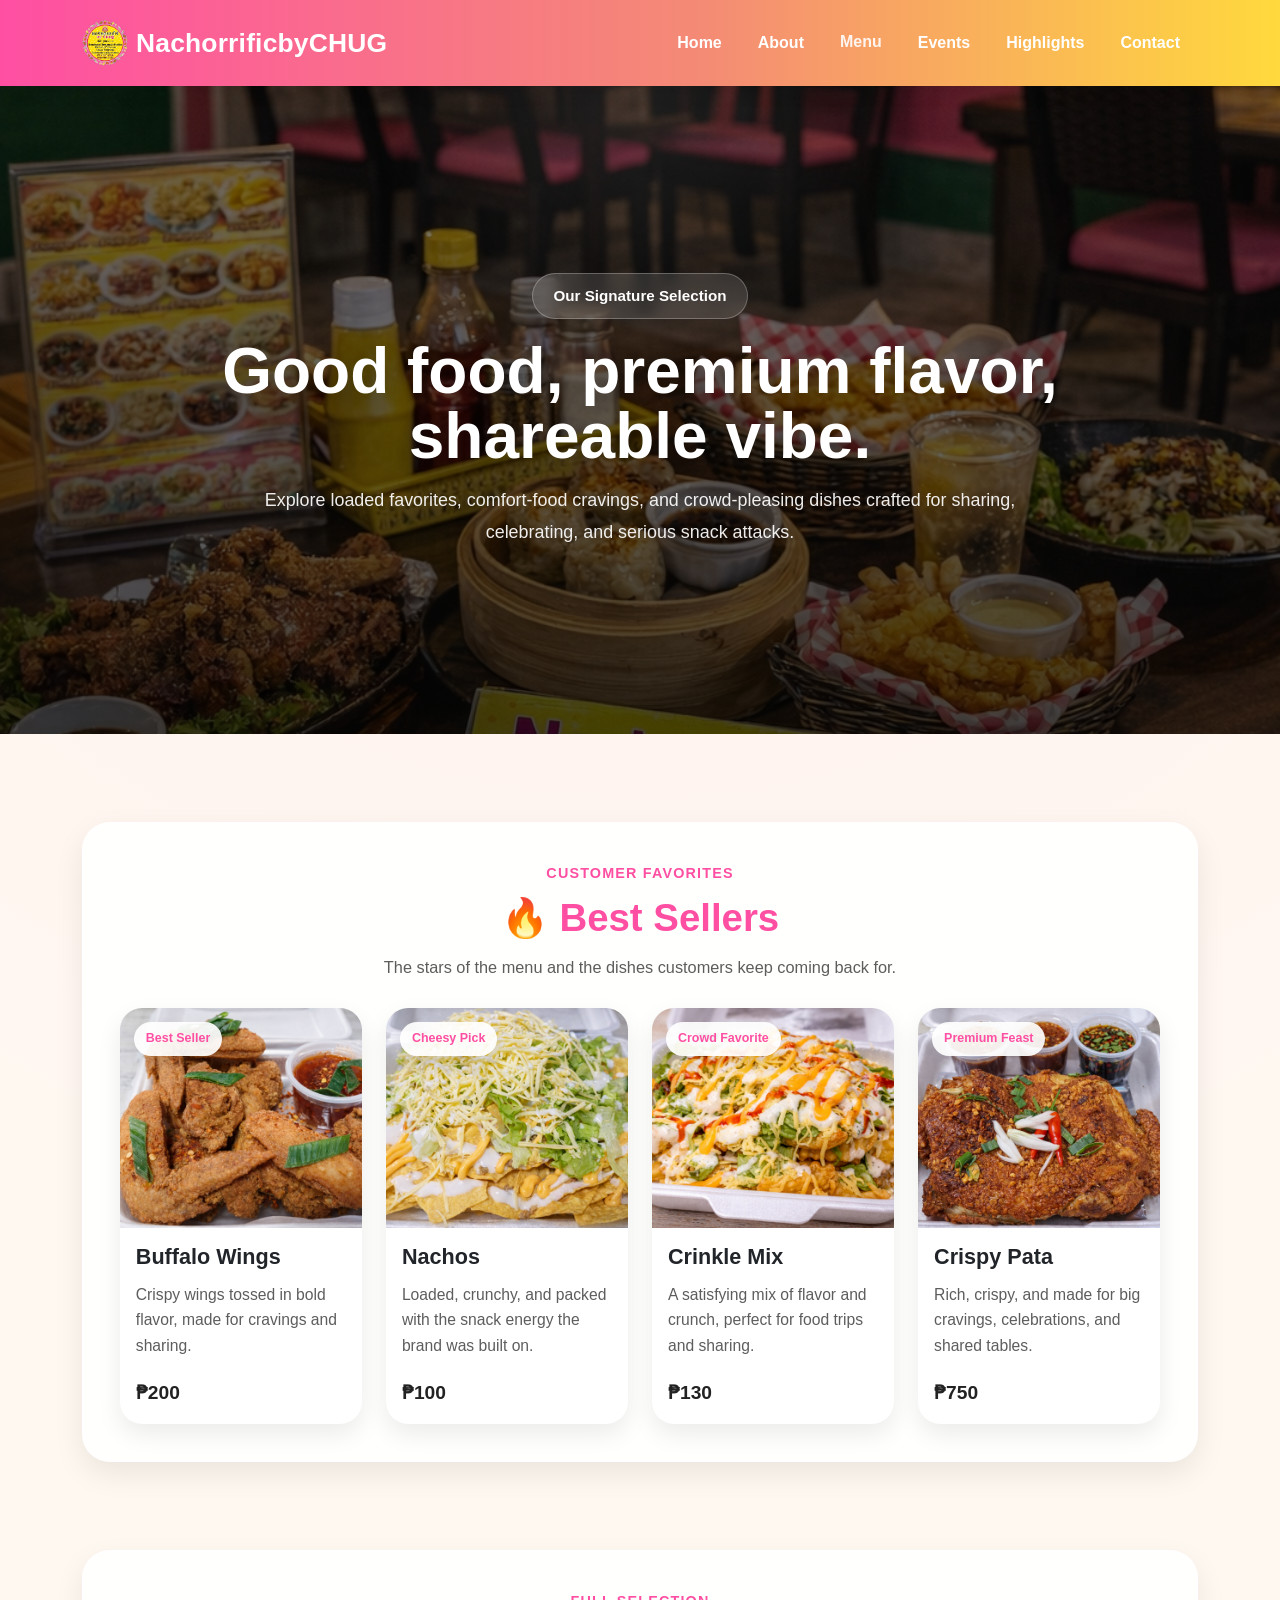
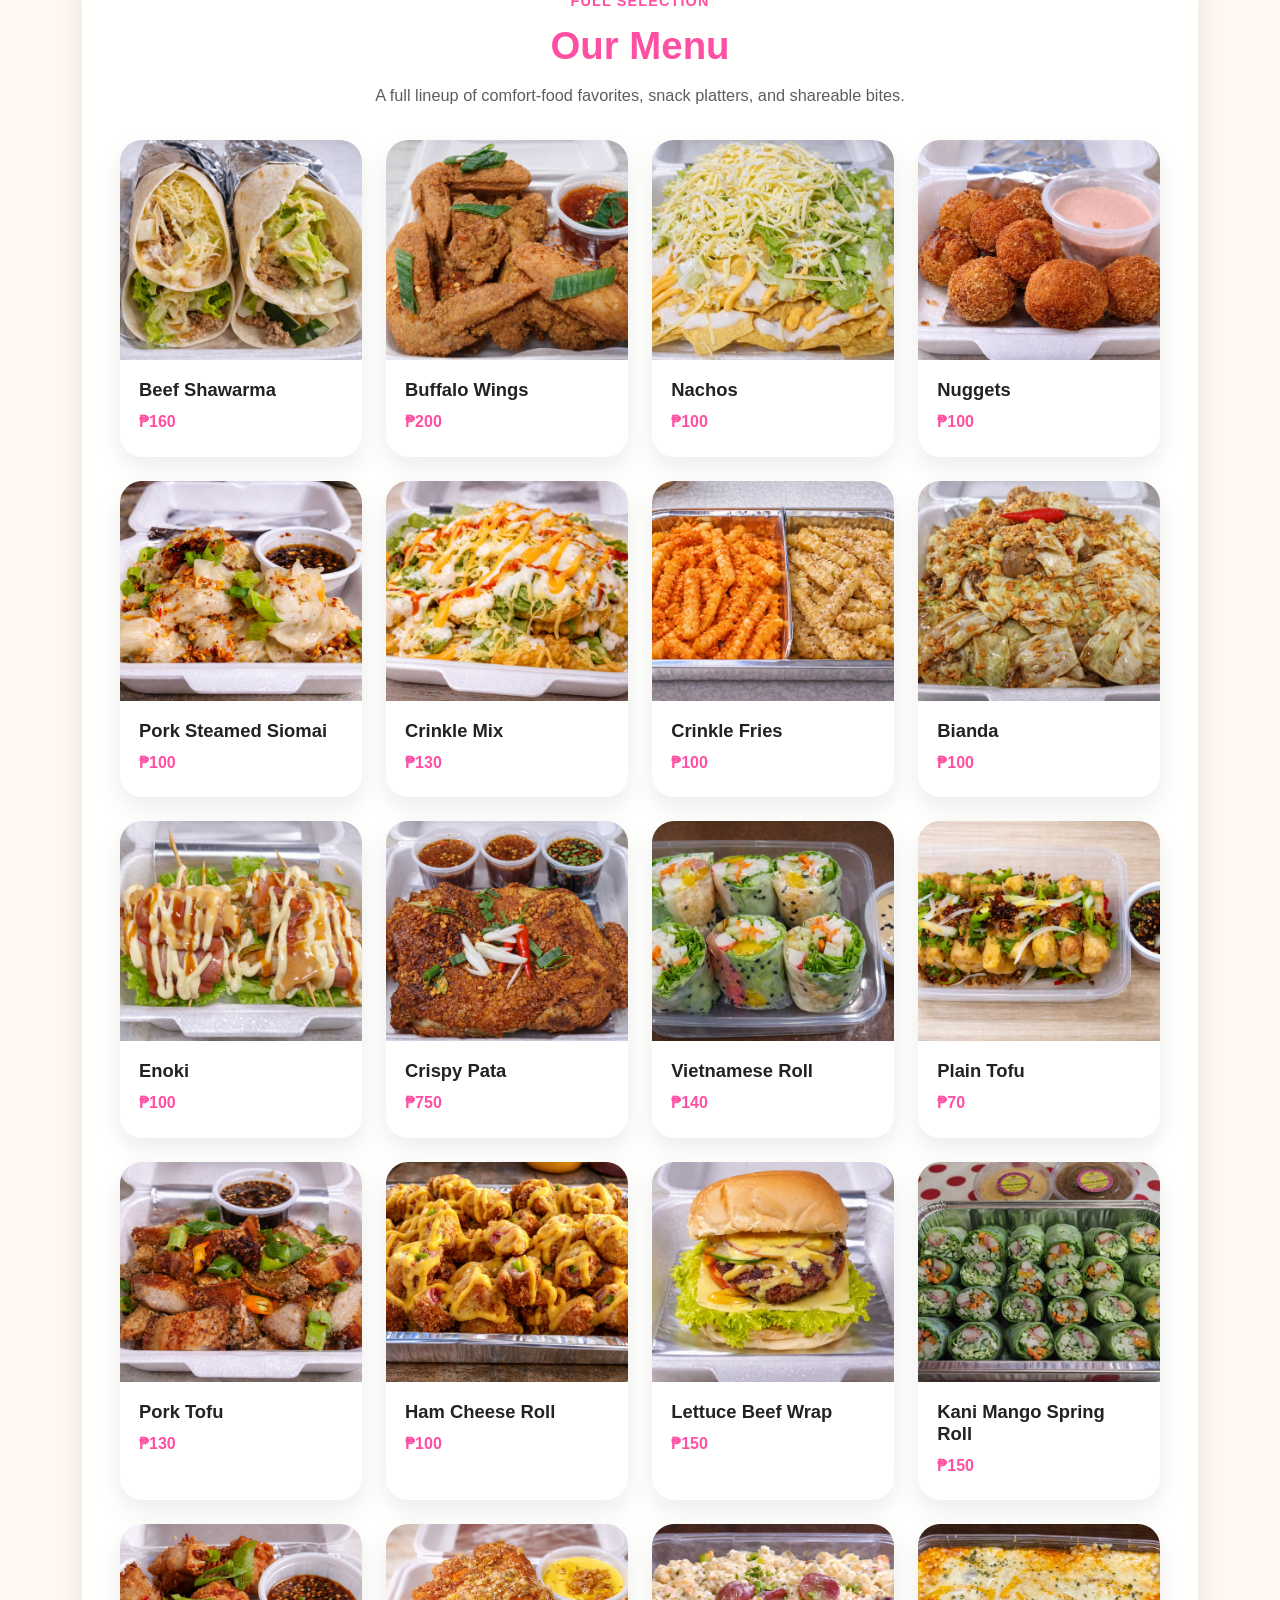
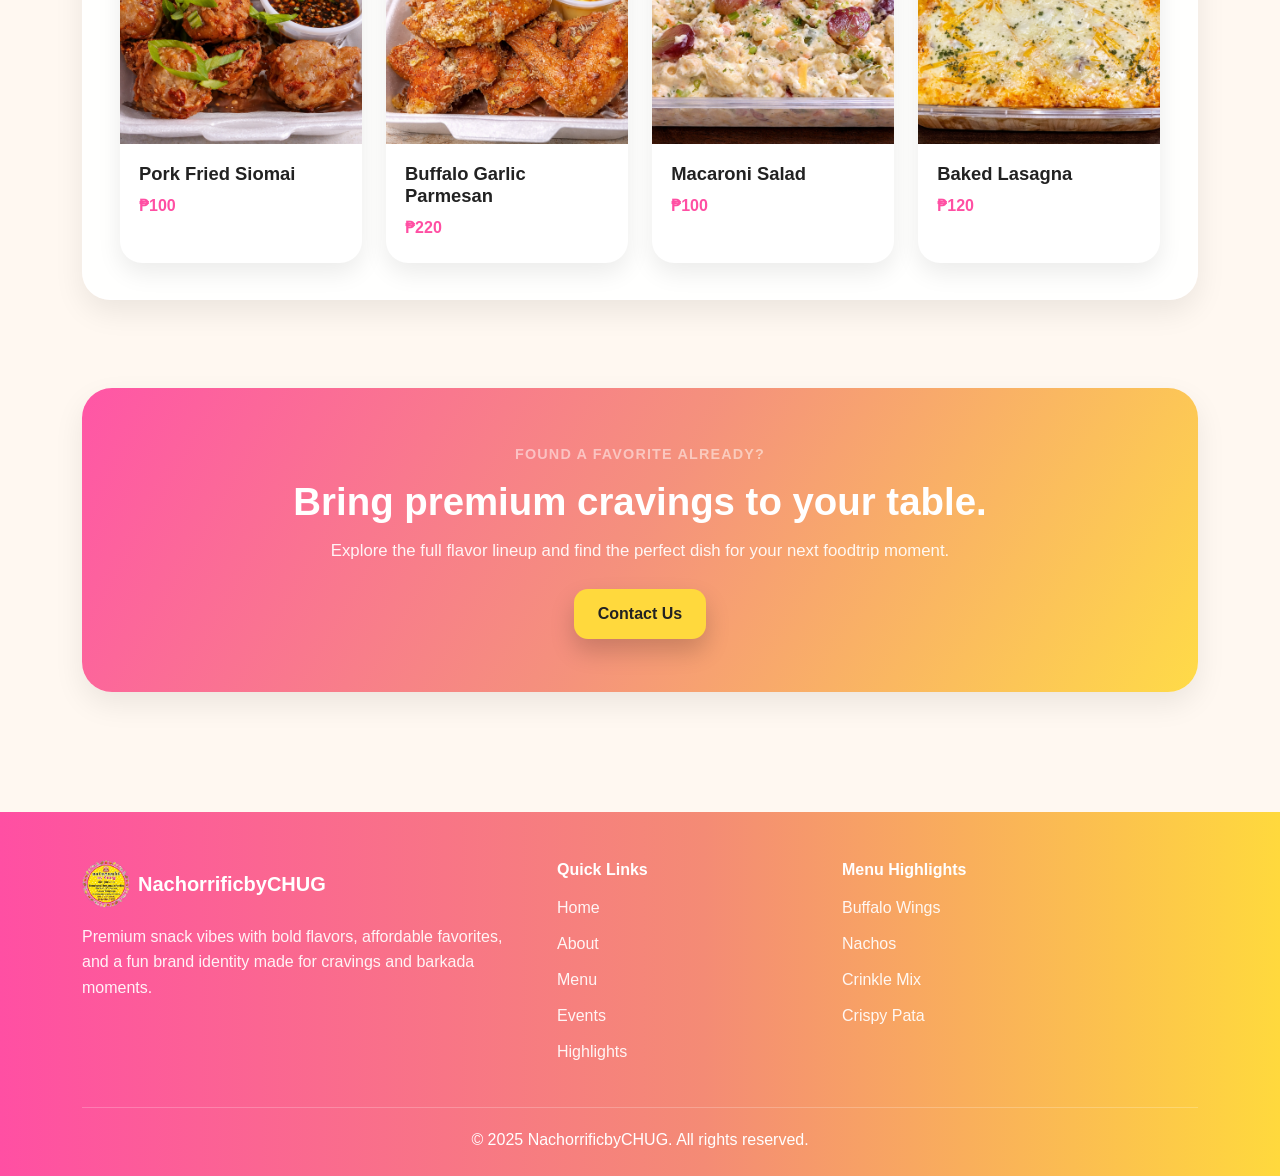
<file: menu.html>
<!DOCTYPE html>
<html lang="en">
<head>
    <meta charset="UTF-8">
    <meta name="viewport" content="width=device-width, initial-scale=1">
    <title>Menu - NachorrificbyCHUG</title>

    <link href="https://cdn.jsdelivr.net/npm/bootstrap@5.3.2/dist/css/bootstrap.min.css" rel="stylesheet">
    <link rel="stylesheet" href="style.css">
</head>
<body>

    <!-- NAVBAR -->
    <nav class="navbar navbar-expand-lg navbar-dark sticky-top">
        <div class="container">
            <a class="navbar-brand d-flex align-items-center" href="index.html">
                <img src="images/nbyclogo.png" alt="NachorrificbyCHUG Logo" width="46" height="46" class="me-2 rounded-circle">
                <span class="fw-bold brand-name">NachorrificbyCHUG</span>
            </a>

            <button class="navbar-toggler border-0 shadow-none" type="button" data-bs-toggle="collapse" data-bs-target="#nav" aria-controls="nav" aria-expanded="false" aria-label="Toggle navigation">
                <span class="navbar-toggler-icon"></span>
            </button>

            <div class="collapse navbar-collapse" id="nav">
                <ul class="navbar-nav ms-auto text-center align-items-lg-center">
                    <li class="nav-item"><a class="nav-link text-white" href="index.html">Home</a></li>
                    <li class="nav-item"><a class="nav-link text-white" href="about.html">About</a></li>
                    <li class="nav-item"><a class="nav-link active text-white" href="menu.html">Menu</a></li>
                    <li class="nav-item"><a class="nav-link text-white" href="events.html">Events</a></li>
                    <li class="nav-item"><a class="nav-link text-white" href="highlights.html">Highlights</a></li>
                    <li class="nav-item"><a class="nav-link text-white" href="contact.html">Contact</a></li>
                </ul>
            </div>
        </div>
    </nav>

    <!-- MENU HERO -->
    <header class="menu-hero">
        <div class="menu-hero-overlay"></div>
        <div class="container position-relative">
            <div class="menu-hero-content text-center text-white">
                <span class="hero-badge">Our Signature Selection</span>
                <h1>Good food, premium flavor, shareable vibe.</h1>
                <p>
                    Explore loaded favorites, comfort-food cravings, and crowd-pleasing dishes
                    crafted for sharing, celebrating, and serious snack attacks.
                </p>
            </div>
        </div>
    </header>

    <main>
        <!-- FEATURED BEST SELLERS -->
        <section class="site-section">
            <div class="container">
                <div class="section-shell sellers-shell">
                    <div class="section-heading text-center">
                        <span class="section-kicker">Customer Favorites</span>
                        <h2 class="section-title text-pink">🔥 Best Sellers</h2>
                        <p class="section-subtitle">
                            The stars of the menu and the dishes customers keep coming back for.
                        </p>
                    </div>

                    <div class="row g-4 mt-1">
                        <div class="col-sm-6 col-xl-3">
                            <div class="card product-card h-100">
                                <div class="product-image-wrap">
                                    <img src="images/buffalowings.png" alt="Buffalo Wings" class="product-image">
                                    <span class="product-badge">Best Seller</span>
                                </div>
                                <div class="card-body d-flex flex-column">
                                    <h5 class="product-title">Buffalo Wings</h5>
                                    <p class="product-desc">Crispy wings tossed in bold flavor, made for cravings and sharing.</p>
                                    <div class="product-bottom mt-auto">
                                        <span class="price">₱200</span>
                                    </div>
                                </div>
                            </div>
                        </div>

                        <div class="col-sm-6 col-xl-3">
                            <div class="card product-card h-100">
                                <div class="product-image-wrap">
                                    <img src="images/nachos.png" alt="Nachos" class="product-image">
                                    <span class="product-badge">Cheesy Pick</span>
                                </div>
                                <div class="card-body d-flex flex-column">
                                    <h5 class="product-title">Nachos</h5>
                                    <p class="product-desc">Loaded, crunchy, and packed with the snack energy the brand was built on.</p>
                                    <div class="product-bottom mt-auto">
                                        <span class="price">₱100</span>
                                    </div>
                                </div>
                            </div>
                        </div>

                        <div class="col-sm-6 col-xl-3">
                            <div class="card product-card h-100">
                                <div class="product-image-wrap">
                                    <img src="images/crinklemix.png" alt="Crinkle Mix" class="product-image">
                                    <span class="product-badge">Crowd Favorite</span>
                                </div>
                                <div class="card-body d-flex flex-column">
                                    <h5 class="product-title">Crinkle Mix</h5>
                                    <p class="product-desc">A satisfying mix of flavor and crunch, perfect for food trips and sharing.</p>
                                    <div class="product-bottom mt-auto">
                                        <span class="price">₱130</span>
                                    </div>
                                </div>
                            </div>
                        </div>

                        <div class="col-sm-6 col-xl-3">
                            <div class="card product-card h-100">
                                <div class="product-image-wrap">
                                    <img src="images/crispypata.png" alt="Crispy Pata" class="product-image">
                                    <span class="product-badge">Premium Feast</span>
                                </div>
                                <div class="card-body d-flex flex-column">
                                    <h5 class="product-title">Crispy Pata</h5>
                                    <p class="product-desc">Rich, crispy, and made for big cravings, celebrations, and shared tables.</p>
                                    <div class="product-bottom mt-auto">
                                        <span class="price">₱750</span>
                                    </div>
                                </div>
                            </div>
                        </div>
                    </div>
                </div>
            </div>
        </section>

        <!-- FULL MENU -->
        <section class="site-section pt-0">
            <div class="container">
                <div class="section-shell menu-shell">
                    <div class="section-heading text-center">
                        <span class="section-kicker">Full Selection</span>
                        <h2 class="section-title text-pink">Our Menu</h2>
                        <p class="section-subtitle">
                            A full lineup of comfort-food favorites, snack platters, and shareable bites.
                        </p>
                    </div>

                    <div class="row g-4 mt-2">
                        <div class="col-sm-6 col-lg-4 col-xl-3">
                            <div class="card menu-item-card h-100">
                                <img src="images/beefshawarma.png" alt="Beef Shawarma" class="menu-item-image">
                                <div class="card-body">
                                    <h5>Beef Shawarma</h5>
                                    <p>₱160</p>
                                </div>
                            </div>
                        </div>

                        <div class="col-sm-6 col-lg-4 col-xl-3">
                            <div class="card menu-item-card h-100">
                                <img src="images/buffalowings.png" alt="Buffalo Wings" class="menu-item-image">
                                <div class="card-body">
                                    <h5>Buffalo Wings </h5>
                                    <p>₱200</p>
                                </div>
                            </div>
                        </div>

                        <div class="col-sm-6 col-lg-4 col-xl-3">
                            <div class="card menu-item-card h-100">
                                <img src="images/nachos.png" alt="Nachos" class="menu-item-image">
                                <div class="card-body">
                                    <h5>Nachos </h5>
                                    <p>₱100</p>
                                </div>
                            </div>
                        </div>

                        <div class="col-sm-6 col-lg-4 col-xl-3">
                            <div class="card menu-item-card h-100">
                                <img src="images/nuggets.png" alt="Nuggets" class="menu-item-image">
                                <div class="card-body">
                                    <h5>Nuggets</h5>
                                    <p>₱100</p>
                                </div>
                            </div>
                        </div>

                        <div class="col-sm-6 col-lg-4 col-xl-3">
                            <div class="card menu-item-card h-100">
                                <img src="images/porksteamedsiomai.png" alt="Pork Steamed Siomai" class="menu-item-image">
                                <div class="card-body">
                                    <h5>Pork Steamed Siomai </h5>
                                    <p>₱100</p>
                                </div>
                            </div>
                        </div>

                        <div class="col-sm-6 col-lg-4 col-xl-3">
                            <div class="card menu-item-card h-100">
                                <img src="images/crinklemix.png" alt="Crinkle Mix" class="menu-item-image">
                                <div class="card-body">
                                    <h5>Crinkle Mix </h5>
                                    <p>₱130</p>
                                </div>
                            </div>
                        </div>

                        <div class="col-sm-6 col-lg-4 col-xl-3">
                            <div class="card menu-item-card h-100">
                                <img src="images/crinklefries.png" alt="Crinkle Fries" class="menu-item-image">
                                <div class="card-body">
                                    <h5>Crinkle Fries</h5>
                                    <p>₱100</p>
                                </div>
                            </div>
                        </div>

                        <div class="col-sm-6 col-lg-4 col-xl-3">
                            <div class="card menu-item-card h-100">
                                <img src="images/bianda.png" alt="Bianda" class="menu-item-image">
                                <div class="card-body">
                                    <h5>Bianda </h5>
                                    <p>₱100</p>
                                </div>
                            </div>
                        </div>

                        <div class="col-sm-6 col-lg-4 col-xl-3">
                            <div class="card menu-item-card h-100">
                                <img src="images/enoki.png" alt="Enoki" class="menu-item-image">
                                <div class="card-body">
                                    <h5>Enoki </h5>
                                    <p>₱100</p>
                                </div>
                            </div>
                        </div>

                        <div class="col-sm-6 col-lg-4 col-xl-3">
                            <div class="card menu-item-card h-100">
                                <img src="images/crispypata.png" alt="Crispy Pata" class="menu-item-image">
                                <div class="card-body">
                                    <h5>Crispy Pata </h5>
                                    <p>₱750</p>
                                </div>
                            </div>
                        </div>

                        <div class="col-sm-6 col-lg-4 col-xl-3">
                            <div class="card menu-item-card h-100">
                                <img src="images/vietnameseroll.png" alt="Vietnamese Roll" class="menu-item-image">
                                <div class="card-body">
                                    <h5>Vietnamese Roll </h5>
                                    <p>₱140</p>
                                </div>
                            </div>
                        </div>

                        <div class="col-sm-6 col-lg-4 col-xl-3">
                            <div class="card menu-item-card h-100">
                                <img src="images/plaintofu.png" alt="Plain Tofu" class="menu-item-image">
                                <div class="card-body">
                                    <h5>Plain Tofu</h5>
                                    <p>₱70</p>
                                </div>
                            </div>
                        </div>

                        <div class="col-sm-6 col-lg-4 col-xl-3">
                            <div class="card menu-item-card h-100">
                                <img src="images/porktofu.png" alt="Pork Tofu" class="menu-item-image">
                                <div class="card-body">
                                    <h5>Pork Tofu</h5>
                                    <p>₱130</p>
                                </div>
                            </div>
                        </div>

                        <div class="col-sm-6 col-lg-4 col-xl-3">
                            <div class="card menu-item-card h-100">
                                <img src="images/hamcheeseroll.png" alt="Ham Cheese Roll" class="menu-item-image">
                                <div class="card-body">
                                    <h5>Ham Cheese Roll</h5>
                                    <p>₱100</p>
                                </div>
                            </div>
                        </div>

                        <div class="col-sm-6 col-lg-4 col-xl-3">
                            <div class="card menu-item-card h-100">
                                <img src="images/lettucebeefwrap.png" alt="Lettuce Beef Wrap" class="menu-item-image">
                                <div class="card-body">
                                    <h5>Lettuce Beef Wrap</h5>
                                    <p>₱150</p>
                                </div>
                            </div>
                        </div>

                        <div class="col-sm-6 col-lg-4 col-xl-3">
                            <div class="card menu-item-card h-100">
                                <img src="images/kanimangospringroll.png" alt="Kani Mango Spring Roll" class="menu-item-image">
                                <div class="card-body">
                                    <h5>Kani Mango Spring Roll </h5>
                                    <p>₱150</p>
                                </div>
                            </div>
                        </div>

                        <div class="col-sm-6 col-lg-4 col-xl-3">
                            <div class="card menu-item-card h-100">
                                <img src="images/friedsiomai.png" alt="Pork Fried Siomai" class="menu-item-image">
                                <div class="card-body">
                                    <h5>Pork Fried Siomai</h5>
                                    <p>₱100</p>
                                </div>
                            </div>
                        </div>

                        <div class="col-sm-6 col-lg-4 col-xl-3">
                            <div class="card menu-item-card h-100">
                                <img src="images/garlicparmesan.png" alt="Buffalo Garlic Parmesan" class="menu-item-image">
                                <div class="card-body">
                                    <h5>Buffalo Garlic Parmesan </h5>
                                    <p>₱220</p>
                                </div>
                            </div>
                        </div>

                        <div class="col-sm-6 col-lg-4 col-xl-3">
                            <div class="card menu-item-card h-100">
                                <img src="images/macaronisalad.png" alt="Macaroni Salad" class="menu-item-image">
                                <div class="card-body">
                                    <h5>Macaroni Salad</h5>
                                    <p>₱100</p>
                                </div>
                            </div>
                        </div>

                        <div class="col-sm-6 col-lg-4 col-xl-3">
                            <div class="card menu-item-card h-100">
                                <img src="images/bakedlasagna.png" alt="Baked Lasagna" class="menu-item-image">
                                <div class="card-body">
                                    <h5>Baked Lasagna </h5>
                                    <p>₱120</p>
                                </div>
                            </div>
                        </div>
                    </div>
                </div>
            </div>
        </section>

        <!-- CTA -->
        <section class="site-section pt-0">
            <div class="container">
                <div class="cta-band text-center">
                    <span class="section-kicker text-white-50">Found a favorite already?</span>
                    <h2>Bring premium cravings to your table.</h2>
                    <p>
                        Explore the full flavor lineup and find the perfect dish for your next foodtrip moment.
                    </p>
                    <a href="contact.html" class="btn hero-btn-primary">Contact Us</a>
                </div>
            </div>
        </section>
    </main>

    <!-- FOOTER -->
    <footer class="site-footer text-white">
        <div class="container">
            <div class="row g-4 align-items-start">
                <div class="col-lg-5">
                    <div class="footer-brand d-flex align-items-center mb-3">
                        <img src="images/nbyclogo.png" alt="NachorrificbyCHUG Logo" width="48" height="48" class="me-2 rounded-circle">
                        <span class="fw-bold fs-5">NachorrificbyCHUG</span>
                    </div>
                    <p class="footer-text mb-0">
                        Premium snack vibes with bold flavors, affordable favorites, and a fun brand identity made for cravings and barkada moments.
                    </p>
                </div>

                <div class="col-6 col-lg-3">
                    <h6 class="footer-heading">Quick Links</h6>
                    <ul class="footer-links list-unstyled mb-0">
                        <li><a href="index.html">Home</a></li>
                        <li><a href="about.html">About</a></li>
                        <li><a href="menu.html">Menu</a></li>
                        <li><a href="events.html">Events</a></li>
                        <li><a href="highlights.html">Highlights</a></li>
                    </ul>
                </div>

                <div class="col-6 col-lg-4">
                    <h6 class="footer-heading">Menu Highlights</h6>
                    <ul class="footer-links list-unstyled mb-0">
                        <li>Buffalo Wings</li>
                        <li>Nachos</li>
                        <li>Crinkle Mix</li>
                        <li>Crispy Pata</li>
                    </ul>
                </div>
            </div>

            <div class="footer-bottom text-center">
                <p class="mb-0">© 2025 NachorrificbyCHUG. All rights reserved.</p>
            </div>
        </div>
    </footer>

    <script src="https://cdn.jsdelivr.net/npm/bootstrap@5.3.2/dist/js/bootstrap.bundle.min.js"></script>
</body>
</html>
</file>
<file: style.css>
:root {
    --yellow: #FFD93D;
    --pink: #FF4FA3;
    --pink-dark: #e63c8c;
    --black: #222222;
    --cream: #FFF8F1;
    --white: #ffffff;
    --soft-text: #5d5d5d;
    --shadow-soft: 0 12px 30px rgba(0, 0, 0, 0.08);
    --shadow-card: 0 12px 24px rgba(0, 0, 0, 0.10);
}

/* GLOBAL */
* {
    box-sizing: border-box;
}

html {
    scroll-behavior: smooth;
}

body {
    margin: 0;
    font-family: Arial, sans-serif;
    background:
        radial-gradient(circle at top, rgba(255, 79, 163, 0.05), transparent 30%),
        var(--cream);
    color: var(--black);
    line-height: 1.6;
}

img {
    max-width: 100%;
    display: block;
    border-radius: 18px;
}

a {
    text-decoration: none;
}

.site-section {
    padding: 5.5rem 0;
}

/* NAVBAR */
.navbar {
    background: linear-gradient(90deg, var(--pink), #f48b75 55%, var(--yellow)) !important;
    padding-top: 0.95rem;
    padding-bottom: 0.95rem;
    box-shadow: 0 4px 18px rgba(0, 0, 0, 0.10);
}

.brand-name {
    letter-spacing: 0.2px;
    font-size: 1.65rem;
}

.navbar .nav-link {
    font-weight: 600;
    margin-left: 10px;
    margin-right: 10px;
    transition: opacity 0.25s ease, transform 0.25s ease;
}

.navbar .nav-link:hover,
.navbar .nav-link.active {
    opacity: 0.9;
    transform: translateY(-1px);
}

/* HERO */
.hero {
    position: relative;
    min-height: 100vh;
    display: flex;
    align-items: center;
    overflow: hidden;
    background:
        url("images/background.png") center center / cover no-repeat;
}

.hero-overlay {
    position: absolute;
    inset: 0;
    background:
        radial-gradient(circle at top, rgba(255, 255, 255, 0.10), transparent 30%),
        linear-gradient(rgba(0, 0, 0, 0.48), rgba(0, 0, 0, 0.72));
}

.hero .container {
    z-index: 2;
    position: relative;
}

.hero-content {
    max-width: 860px;
    margin: 0 auto;
    padding-top: 4rem;
}

.hero-badge {
    display: inline-block;
    background: rgba(255, 255, 255, 0.13);
    color: #fff;
    border: 1px solid rgba(255, 255, 255, 0.26);
    padding: 10px 20px;
    border-radius: 999px;
    font-size: 0.95rem;
    font-weight: 600;
    margin-bottom: 1.25rem;
    backdrop-filter: blur(8px);
}

.hero h1 {
    font-size: clamp(3rem, 6vw, 5.2rem);
    font-weight: 900;
    line-height: 0.98;
    letter-spacing: -1.2px;
    margin-bottom: 1.2rem;
    text-shadow: 0 8px 26px rgba(0, 0, 0, 0.30);
}

.hero-fire {
    display: inline-block;
    transform: translateY(-4px);
}

.hero p {
    max-width: 780px;
    margin: 0 auto 2rem;
    font-size: 1.18rem;
    line-height: 1.75;
    color: rgba(255, 255, 255, 0.92);
    text-shadow: 0 4px 14px rgba(0, 0, 0, 0.25);
}

.hero-actions {
    margin-bottom: 3rem;
}

.hero-btn-primary,
.hero-btn-secondary,
.product-btn,
.btn-pink {
    border-radius: 14px;
    font-weight: 700;
    padding: 13px 24px;
    transition: transform 0.25s ease, box-shadow 0.25s ease, background-color 0.25s ease, color 0.25s ease;
}

.hero-btn-primary {
    background-color: var(--yellow);
    color: var(--black);
    border: none;
    box-shadow: 0 12px 24px rgba(0, 0, 0, 0.18);
}

.hero-btn-primary:hover {
    background-color: #f3ca33;
    color: var(--black);
    transform: translateY(-2px);
}

.hero-btn-secondary {
    background: transparent;
    color: var(--white);
    border: 1px solid rgba(255, 255, 255, 0.55);
}

.hero-btn-secondary:hover {
    background: rgba(255, 255, 255, 0.12);
    color: var(--white);
    transform: translateY(-2px);
}

.hero-highlights {
    max-width: 1100px;
    margin: 0 auto;
}

.highlight-card {
    height: 100%;
    display: flex;
    align-items: flex-start;
    gap: 14px;
    padding: 1.15rem 1.2rem;
    border-radius: 20px;
    background: rgba(255, 255, 255, 0.12);
    border: 1px solid rgba(255, 255, 255, 0.14);
    backdrop-filter: blur(10px);
    box-shadow: 0 10px 24px rgba(0, 0, 0, 0.10);
    color: var(--white);
}

.highlight-icon {
    font-size: 1.5rem;
    line-height: 1;
}

.highlight-card h6 {
    margin: 0 0 0.3rem;
    font-size: 1rem;
    font-weight: 800;
}

.highlight-card p {
    margin: 0;
    font-size: 0.92rem;
    line-height: 1.5;
    color: rgba(255, 255, 255, 0.86);
}

/* SECTIONS */
.section-shell {
    background: rgba(255, 255, 255, 0.92);
    border: 1px solid rgba(255, 255, 255, 0.75);
    border-radius: 28px;
    padding: 2.3rem;
    box-shadow: var(--shadow-soft);
}

.about-shell,
.sellers-shell,
.testimonial-shell {
    position: relative;
}

.section-kicker {
    display: inline-block;
    color: var(--pink);
    font-size: 0.9rem;
    font-weight: 800;
    letter-spacing: 0.08em;
    text-transform: uppercase;
    margin-bottom: 0.8rem;
}

.section-title {
    font-size: clamp(2rem, 3vw, 3rem);
    font-weight: 900;
    line-height: 1.05;
    margin-bottom: 1rem;
}

.section-subtitle {
    max-width: 680px;
    margin: 0 auto;
    color: var(--soft-text);
    font-size: 1.02rem;
}

.section-text {
    font-size: 1.12rem;
    color: #3b3b3b;
    margin-bottom: 1.5rem;
}

.text-pink {
    color: var(--pink);
}

/* ABOUT ON HOME PAGE */
.about-image-wrap {
    overflow: hidden;
    border-radius: 24px;
    box-shadow: var(--shadow-card);
}

.about-img {
    width: 100%;
    height: 100%;
    min-height: 420px;
    object-fit: cover;
    transition: transform 0.4s ease;
}

.about-image-wrap:hover .about-img {
    transform: scale(1.03);
}

.about-points {
    display: grid;
    gap: 0.9rem;
}

.about-point {
    display: flex;
    gap: 12px;
    align-items: flex-start;
}

.about-point span {
    width: 28px;
    height: 28px;
    min-width: 28px;
    border-radius: 50%;
    display: inline-flex;
    align-items: center;
    justify-content: center;
    background: rgba(255, 79, 163, 0.12);
    color: var(--pink);
    font-weight: 900;
}

.about-point p {
    margin: 0;
    color: #444;
}

/* BUTTONS */
.btn-pink {
    background-color: var(--pink);
    color: var(--white);
    border: none;
    box-shadow: 0 10px 20px rgba(255, 79, 163, 0.20);
}

.btn-pink:hover {
    background-color: var(--pink-dark);
    color: var(--white);
    transform: translateY(-2px);
}

/* PRODUCT CARDS */
.product-card {
    border: none;
    border-radius: 22px;
    overflow: hidden;
    background: var(--white);
    box-shadow: 0 10px 24px rgba(0, 0, 0, 0.08);
    transition: transform 0.30s ease, box-shadow 0.30s ease;
}

.product-card:hover {
    transform: translateY(-8px);
    box-shadow: 0 16px 34px rgba(0, 0, 0, 0.14);
}

.product-image-wrap {
    position: relative;
    overflow: hidden;
}

.product-image {
    width: 100%;
    height: 220px;
    object-fit: cover;
    transition: transform 0.35s ease;
    border-radius: 0;
}

.product-card:hover .product-image {
    transform: scale(1.06);
}

.product-badge {
    position: absolute;
    top: 14px;
    left: 14px;
    background: rgba(255, 255, 255, 0.92);
    color: var(--pink);
    font-size: 0.78rem;
    font-weight: 800;
    padding: 7px 12px;
    border-radius: 999px;
    box-shadow: 0 8px 18px rgba(0, 0, 0, 0.12);
}

.product-title {
    font-weight: 800;
    font-size: 1.35rem;
    margin-bottom: 0.75rem;
}

.product-desc {
    color: var(--soft-text);
    font-size: 0.98rem;
    margin-bottom: 1.25rem;
}

.product-bottom {
    display: flex;
    align-items: center;
    justify-content: space-between;
    gap: 12px;
}

.price {
    font-weight: 900;
    font-size: 1.2rem;
    color: var(--black);
}

.product-btn {
    background: rgba(255, 79, 163, 0.10);
    color: var(--pink);
    padding: 10px 16px;
    border: none;
}

.product-btn:hover {
    background: var(--pink);
    color: var(--white);
    transform: translateY(-2px);
}

/* TESTIMONIALS */
.testimonial-card {
    border: none;
    border-radius: 22px;
    padding: 1.8rem;
    background: var(--white);
    box-shadow: 0 10px 24px rgba(0, 0, 0, 0.08);
    transition: transform 0.30s ease, box-shadow 0.30s ease;
    display: flex;
    flex-direction: column;
    height: 100%;
}

.testimonial-card:hover {
    transform: translateY(-6px);
    box-shadow: 0 16px 30px rgba(0, 0, 0, 0.12);
}

.testimonial-stars {
    color: #f5b900;
    letter-spacing: 2px;
    font-size: 0.95rem;
    margin-bottom: 1rem;
}

.testimonial-card p {
    font-style: italic;
    font-size: 1.05rem;
    margin-bottom: 1.4rem;
    color: #333;
    min-height: 130px;
}

.testimonial-meta {
    display: flex;
    align-items: center;
    gap: 12px;
    margin-top: auto;
}

.testimonial-avatar {
    width: 46px;
    height: 46px;
    border-radius: 50%;
    background: linear-gradient(135deg, var(--pink), var(--yellow));
    color: var(--white);
    display: inline-flex;
    align-items: center;
    justify-content: center;
    font-weight: 900;
}

.testimonial-author {
    font-weight: 800;
    color: var(--black);
}

.testimonial-meta small {
    color: #666;
}

/* CTA BAND */
.cta-band {
    padding: 3.3rem 2rem;
    border-radius: 30px;
    background:
        linear-gradient(120deg, rgba(255, 79, 163, 0.96), rgba(244, 139, 117, 0.94), rgba(255, 217, 61, 0.94));
    color: var(--white);
    box-shadow: var(--shadow-soft);
}

.cta-band h2 {
    font-size: clamp(2rem, 3vw, 3rem);
    font-weight: 900;
    margin-bottom: 0.8rem;
}

.cta-band p {
    max-width: 650px;
    margin: 0 auto 1.5rem;
    font-size: 1.05rem;
    color: rgba(255, 255, 255, 0.92);
}

/* FOOTER */
.site-footer {
    margin-top: 2rem;
    background: linear-gradient(90deg, var(--pink), #f48b75 55%, var(--yellow));
    padding: 3rem 0 1.5rem;
}

.footer-text {
    max-width: 430px;
    color: rgba(255, 255, 255, 0.92);
}

.footer-heading {
    font-weight: 800;
    margin-bottom: 1rem;
}

.footer-links li {
    margin-bottom: 0.65rem;
    color: rgba(255, 255, 255, 0.92);
}

.footer-links a {
    color: rgba(255, 255, 255, 0.92);
    transition: opacity 0.25s ease;
}

.footer-links a:hover {
    opacity: 0.8;
    color: var(--white);
}

.footer-bottom {
    margin-top: 2rem;
    padding-top: 1.2rem;
    border-top: 1px solid rgba(255, 255, 255, 0.22);
}

/* ABOUT PAGE REVISED */
.about-hero {
    position: relative;
    min-height: 88vh;
    display: flex;
    align-items: center;
    overflow: hidden;
    background: url("images/storepic2edited.png") center center / cover no-repeat;
}

.about-hero-overlay {
    position: absolute;
    inset: 0;
    background:
        radial-gradient(circle at top, rgba(255, 255, 255, 0.10), transparent 30%),
        linear-gradient(rgba(0, 0, 0, 0.50), rgba(0, 0, 0, 0.72));
}

.about-hero::before {
    content: "";
    position: absolute;
    inset: auto auto 8% 8%;
    width: 220px;
    height: 220px;
    background: rgba(255, 217, 61, 0.16);
    border-radius: 50%;
    filter: blur(10px);
    z-index: 1;
}

.about-hero::after {
    content: "";
    position: absolute;
    top: 12%;
    right: 8%;
    width: 180px;
    height: 180px;
    background: rgba(255, 79, 163, 0.16);
    border-radius: 50%;
    filter: blur(10px);
    z-index: 1;
}

.about-hero .container {
    position: relative;
    z-index: 2;
}

.about-hero-content {
    max-width: 860px;
    margin: 0 auto;
    padding: 5rem 0;
}

.about-hero-content h1 {
    font-size: clamp(2.8rem, 5vw, 4.8rem);
    font-weight: 900;
    line-height: 1.02;
    margin-bottom: 1rem;
    text-shadow: 0 8px 26px rgba(0, 0, 0, 0.30);
}

.about-hero-content p {
    max-width: 760px;
    margin: 0 auto;
    font-size: 1.12rem;
    line-height: 1.75;
    color: rgba(255, 255, 255, 0.92);
}

.about-hero-stats {
    margin-top: 2rem;
    display: flex;
    flex-wrap: wrap;
    justify-content: center;
    gap: 14px;
}

.about-stat-pill {
    min-width: 180px;
    padding: 14px 18px;
    border-radius: 18px;
    background: rgba(255, 255, 255, 0.12);
    border: 1px solid rgba(255, 255, 255, 0.18);
    backdrop-filter: blur(10px);
    box-shadow: 0 10px 24px rgba(0, 0, 0, 0.12);
}

.about-stat-pill strong {
    display: block;
    font-size: 1rem;
    font-weight: 800;
    color: var(--white);
}

.about-stat-pill span {
    display: block;
    font-size: 0.9rem;
    color: rgba(255, 255, 255, 0.82);
    margin-top: 0.2rem;
}

.story-feature-shell {
    background: linear-gradient(135deg, rgba(255,255,255,0.95), rgba(255, 248, 241, 0.96));
    border-radius: 30px;
    padding: 2.5rem;
    box-shadow: var(--shadow-soft);
    border: 1px solid rgba(255,255,255,0.8);
}

.story-photo-stack {
    position: relative;
    min-height: 520px;
}

.story-photo-main {
    width: 78%;
    border-radius: 28px;
    overflow: hidden;
    box-shadow: 0 18px 40px rgba(0,0,0,0.14);
}

.story-photo-main img {
    width: 100%;
    height: 520px;
    object-fit: cover;
    border-radius: 28px;
}

.story-photo-small {
    position: absolute;
    width: 42%;
    border-radius: 22px;
    overflow: hidden;
    background: #fff;
    padding: 8px;
    box-shadow: 0 16px 34px rgba(0,0,0,0.16);
}

.story-photo-small img {
    width: 100%;
    height: 180px;
    object-fit: cover;
    border-radius: 16px;
}

.story-photo-small.top {
    right: 0;
    top: 30px;
    transform: rotate(3deg);
}

.story-photo-small.bottom {
    right: 20px;
    bottom: 20px;
    transform: rotate(-4deg);
}

.story-mini-cards {
    display: grid;
    grid-template-columns: repeat(2, 1fr);
    gap: 16px;
    margin-top: 1.25rem;
}

.story-mini-card {
    background: #fff;
    border-radius: 20px;
    padding: 1.15rem;
    box-shadow: 0 10px 24px rgba(0,0,0,0.08);
}

.story-mini-card h6 {
    font-weight: 800;
    margin-bottom: 0.45rem;
    color: var(--pink);
}

.story-mini-card p {
    margin: 0;
    color: var(--soft-text);
    font-size: 0.95rem;
}

.timeline-wrap {
    position: relative;
    max-width: 900px;
    margin: 0 auto;
    padding-left: 24px;
}

.timeline-wrap::before {
    content: "";
    position: absolute;
    left: 28px;
    top: 0;
    bottom: 0;
    width: 4px;
    border-radius: 999px;
    background: linear-gradient(var(--pink), #f48b75, var(--yellow));
}

.timeline-item {
    position: relative;
    display: flex;
    align-items: flex-start;
    gap: 22px;
    margin-bottom: 1.8rem;
}

.timeline-dot {
    position: relative;
    z-index: 2;
    width: 56px;
    height: 56px;
    min-width: 56px;
    border-radius: 50%;
    background: linear-gradient(135deg, var(--pink), var(--yellow));
    color: #fff;
    display: flex;
    align-items: center;
    justify-content: center;
    font-weight: 900;
    box-shadow: 0 10px 22px rgba(255, 79, 163, 0.25);
}

.timeline-card {
    flex: 1;
    background: #fff;
    border-radius: 22px;
    padding: 1.35rem 1.4rem;
    box-shadow: 0 10px 24px rgba(0,0,0,0.08);
}

.timeline-card h5 {
    font-weight: 800;
    margin-bottom: 0.45rem;
    color: var(--pink);
}

.timeline-card p {
    margin: 0;
    color: var(--soft-text);
}

.brand-ingredients-shell {
    background: linear-gradient(135deg, rgba(255, 79, 163, 0.06), rgba(255, 217, 61, 0.08));
    border-radius: 30px;
    padding: 2.4rem;
    box-shadow: var(--shadow-soft);
}

.ingredients-intro {
    background: rgba(255,255,255,0.86);
    border-radius: 24px;
    padding: 1.8rem;
    box-shadow: 0 10px 24px rgba(0,0,0,0.06);
}

.ingredient-card {
    background: #fff;
    border-radius: 22px;
    padding: 1.5rem;
    box-shadow: 0 10px 24px rgba(0,0,0,0.08);
    transition: transform 0.28s ease, box-shadow 0.28s ease;
}

.ingredient-card:hover {
    transform: translateY(-6px);
    box-shadow: 0 16px 30px rgba(0,0,0,0.12);
}

.ingredient-icon {
    width: 58px;
    height: 58px;
    border-radius: 16px;
    display: inline-flex;
    align-items: center;
    justify-content: center;
    font-size: 1.45rem;
    margin-bottom: 1rem;
    background: rgba(255, 79, 163, 0.1);
}

.ingredient-card h5 {
    font-weight: 800;
    margin-bottom: 0.6rem;
}

.ingredient-card p {
    margin: 0;
    color: var(--soft-text);
}

.about-collage {
    display: grid;
    grid-template-columns: 1.3fr 1fr 1fr;
    gap: 16px;
    margin-top: 2rem;
}

.collage-item {
    min-height: 220px;
    overflow: hidden;
    border-radius: 24px;
    box-shadow: 0 12px 28px rgba(0,0,0,0.10);
}

.collage-item.large {
    grid-row: span 2;
    min-height: 470px;
}

.collage-item.wide {
    grid-column: span 2;
}

.collage-item img {
    width: 100%;
    height: 100%;
    object-fit: cover;
    transition: transform 0.35s ease;
    border-radius: 24px;
}

.collage-item:hover img {
    transform: scale(1.05);
}

/* MENU PAGE */
.menu-hero {
    position: relative;
    min-height: 72vh;
    display: flex;
    align-items: center;
    overflow: hidden;
    background-image: url("images/menupic.png");
    background-size: cover;
    background-repeat: no-repeat;
    background-position: center 5%;
}

.menu-hero-overlay {
    position: absolute;
    inset: 0;
    background:
        radial-gradient(circle at top, rgba(255, 255, 255, 0.10), transparent 30%),
        linear-gradient(rgba(0, 0, 0, 0.48), rgba(0, 0, 0, 0.72));
}

.menu-hero .container {
    position: relative;
    z-index: 2;
}

.menu-hero-content {
    max-width: 860px;
    margin: 0 auto;
    padding: 5rem 0;
}

.menu-hero-content h1 {
    font-size: clamp(2.8rem, 5vw, 4.8rem);
    font-weight: 900;
    line-height: 1.02;
    margin-bottom: 1rem;
    text-shadow: 0 8px 26px rgba(0, 0, 0, 0.30);
}

.menu-hero-content p {
    max-width: 760px;
    margin: 0 auto;
    font-size: 1.12rem;
    line-height: 1.75;
    color: rgba(255, 255, 255, 0.92);
}

.menu-shell {
    position: relative;
}

.menu-item-card {
    border: none;
    border-radius: 22px;
    overflow: hidden;
    background: #ffffff;
    box-shadow: 0 10px 24px rgba(0, 0, 0, 0.08);
    transition: transform 0.30s ease, box-shadow 0.30s ease;
}

.menu-item-card:hover {
    transform: translateY(-8px);
    box-shadow: 0 16px 34px rgba(0, 0, 0, 0.14);
}

.menu-item-image {
    width: 100%;
    height: 220px;
    object-fit: cover;
    border-radius: 0;
    transition: transform 0.35s ease;
}

.menu-item-card:hover .menu-item-image {
    transform: scale(1.05);
}

.menu-item-card .card-body {
    padding: 1.2rem 1.2rem 1.35rem;
}

.menu-item-card h5 {
    font-weight: 800;
    font-size: 1.15rem;
    margin-bottom: 0.5rem;
    color: var(--black);
}

.menu-item-card p {
    margin-bottom: 0;
    font-weight: 700;
    color: var(--pink);
    font-size: 1rem;
}

/* CONTACT PAGE */
.contact-hero {
    position: relative;
    min-height: 72vh;
    display: flex;
    align-items: center;
    overflow: hidden;
    background-image: url("images/contactlogo.png");
    background-size: cover;
    background-repeat: no-repeat;
    background-position: center 75%;
}

.contact-hero-overlay {
    position: absolute;
    inset: 0;
    background:
        radial-gradient(circle at top, rgba(255, 255, 255, 0.10), transparent 30%),
        linear-gradient(rgba(0, 0, 0, 0.50), rgba(0, 0, 0, 0.72));
}

.contact-hero .container {
    position: relative;
    z-index: 2;
}

.contact-hero-content {
    max-width: 860px;
    margin: 0 auto;
    padding: 5rem 0;
}

.contact-hero-content h1 {
    font-size: clamp(2.8rem, 5vw, 4.8rem);
    font-weight: 900;
    line-height: 1.02;
    margin-bottom: 1rem;
    text-shadow: 0 8px 26px rgba(0, 0, 0, 0.30);
}

.contact-hero-content p {
    max-width: 760px;
    margin: 0 auto;
    font-size: 1.12rem;
    line-height: 1.75;
    color: rgba(255, 255, 255, 0.92);
}

.contact-hero-chips {
    margin-top: 2rem;
    display: flex;
    justify-content: center;
    flex-wrap: wrap;
    gap: 12px;
}

.contact-chip {
    padding: 11px 18px;
    border-radius: 999px;
    background: rgba(255, 255, 255, 0.13);
    border: 1px solid rgba(255, 255, 255, 0.18);
    color: var(--white);
    backdrop-filter: blur(8px);
    box-shadow: 0 10px 22px rgba(0, 0, 0, 0.12);
    font-weight: 600;
}

.contact-main-shell,
.contact-map-shell {
    background: rgba(255, 255, 255, 0.92);
    border: 1px solid rgba(255, 255, 255, 0.75);
    border-radius: 30px;
    padding: 2.2rem;
    box-shadow: var(--shadow-soft);
}

.contact-info-panel {
    height: 100%;
    padding: 0.4rem;
}

.contact-info-list {
    display: grid;
    gap: 16px;
    margin-top: 1.4rem;
}

.contact-info-card {
    display: flex;
    gap: 14px;
    align-items: flex-start;
    background: #fff;
    border-radius: 22px;
    padding: 1.15rem 1.2rem;
    box-shadow: 0 10px 24px rgba(0, 0, 0, 0.08);
}

.contact-info-icon {
    width: 50px;
    height: 50px;
    min-width: 50px;
    border-radius: 16px;
    display: inline-flex;
    align-items: center;
    justify-content: center;
    font-size: 1.3rem;
    background: rgba(255, 79, 163, 0.10);
}

.contact-info-card h6 {
    margin: 0 0 0.35rem;
    font-weight: 800;
    color: var(--black);
}

.contact-info-card a,
.contact-info-card p {
    margin: 0;
    color: var(--soft-text);
    word-break: break-word;
}

.social-strip {
    display: flex;
    flex-wrap: wrap;
    gap: 12px;
    margin-top: 1.5rem;
}

.social-pill {
    padding: 10px 18px;
    border-radius: 999px;
    background: rgba(255, 79, 163, 0.10);
    color: var(--pink);
    font-weight: 700;
    transition: all 0.25s ease;
}

.social-pill:hover {
    background: var(--pink);
    color: var(--white);
    transform: translateY(-2px);
}

.contact-form-panel {
    background: linear-gradient(135deg, rgba(255,255,255,0.98), rgba(255,248,241,0.96));
    border-radius: 28px;
    padding: 2rem;
    box-shadow: 0 12px 28px rgba(0, 0, 0, 0.08);
    height: 100%;
}

.contact-form .form-label {
    font-weight: 700;
    color: var(--black);
    margin-bottom: 0.55rem;
}

.contact-input {
    border-radius: 16px;
    border: 1px solid rgba(255, 79, 163, 0.15);
    padding: 0.9rem 1rem;
    box-shadow: none;
}

.contact-input:focus {
    border-color: var(--pink);
    box-shadow: 0 0 0 0.2rem rgba(255, 79, 163, 0.12);
}

.contact-textarea {
    min-height: 180px;
    resize: vertical;
}

.contact-alt-btn {
    border-radius: 14px;
    font-weight: 700;
    padding: 13px 24px;
    border: 1px solid rgba(255, 79, 163, 0.25);
    color: var(--pink);
    background: #fff;
    transition: all 0.25s ease;
}

.contact-alt-btn:hover {
    background: rgba(255, 79, 163, 0.08);
    color: var(--pink);
    transform: translateY(-2px);
}

.map-text-panel {
    background: linear-gradient(135deg, rgba(255,255,255,0.96), rgba(255,248,241,0.98));
    border-radius: 24px;
    padding: 1.8rem;
    box-shadow: 0 10px 24px rgba(0, 0, 0, 0.06);
    height: 100%;
}

.map-mini-note {
    margin-top: 1rem;
    padding: 1rem 1.1rem;
    border-radius: 18px;
    background: rgba(255, 79, 163, 0.08);
    color: #444;
}

.map-frame-wrap {
    overflow: hidden;
    border-radius: 24px;
    min-height: 380px;
    box-shadow: 0 12px 28px rgba(0, 0, 0, 0.10);
}

.map-frame-wrap iframe {
    width: 100%;
    height: 100%;
    border: 0;
}

/* EVENTS PAGE */
.events-hero {
    position: relative;
    min-height: 85vh;
    display: flex;
    align-items: center;
    overflow: hidden;
    background-image: url("images/eventslogo.png");
    background-size: cover;
    background-repeat: no-repeat;
    background-position: center center;
}

.events-hero-overlay {
    position: absolute;
    inset: 0;
    background:
        radial-gradient(circle at top, rgba(255, 255, 255, 0.10), transparent 30%),
        linear-gradient(rgba(0, 0, 0, 0.50), rgba(0, 0, 0, 0.74));
}

.events-hero .container {
    position: relative;
    z-index: 2;
}

.events-hero-content {
    max-width: 900px;
    margin: 0 auto;
    padding: 5rem 0;
}

.events-hero-content h1 {
    font-size: clamp(2.9rem, 5vw, 5rem);
    font-weight: 900;
    line-height: 1.02;
    margin-bottom: 1rem;
    text-shadow: 0 8px 26px rgba(0, 0, 0, 0.30);
}

.events-hero-content p {
    max-width: 760px;
    margin: 0 auto;
    font-size: 1.12rem;
    line-height: 1.75;
    color: rgba(255, 255, 255, 0.92);
}

.events-hero-chips {
    margin-top: 2rem;
    display: flex;
    justify-content: center;
    flex-wrap: wrap;
    gap: 12px;
}

.events-chip {
    padding: 11px 18px;
    border-radius: 999px;
    background: rgba(255, 255, 255, 0.13);
    border: 1px solid rgba(255, 255, 255, 0.18);
    color: var(--white);
    backdrop-filter: blur(8px);
    box-shadow: 0 10px 22px rgba(0, 0, 0, 0.12);
    font-weight: 600;
}

.events-intro-shell {
    background: linear-gradient(135deg, rgba(255,255,255,0.95), rgba(255,248,241,0.98));
}

.events-feature-card {
    background: linear-gradient(135deg, rgba(255, 79, 163, 0.06), rgba(255, 217, 61, 0.10));
    border-radius: 26px;
    padding: 2rem;
    box-shadow: var(--shadow-soft);
    height: 100%;
}

.events-feature-card h3 {
    font-weight: 800;
    margin-bottom: 0.85rem;
    color: var(--pink);
}

.events-feature-card p {
    color: #444;
    margin-bottom: 1.3rem;
}

.events-mini-grid {
    display: grid;
    grid-template-columns: repeat(2, 1fr);
    gap: 14px;
}

.events-mini-box {
    background: #fff;
    border-radius: 18px;
    padding: 1rem;
    box-shadow: 0 10px 20px rgba(0, 0, 0, 0.06);
}

.events-mini-box strong {
    display: block;
    color: var(--black);
    font-weight: 800;
    margin-bottom: 0.25rem;
}

.events-mini-box span {
    color: var(--soft-text);
    font-size: 0.92rem;
}

.event-type-card {
    background: #fff;
    border-radius: 24px;
    padding: 1.7rem 1.4rem;
    box-shadow: 0 10px 24px rgba(0, 0, 0, 0.08);
    text-align: center;
    transition: transform 0.30s ease, box-shadow 0.30s ease;
}

.event-type-card:hover {
    transform: translateY(-8px);
    box-shadow: 0 16px 34px rgba(0, 0, 0, 0.14);
}

.event-type-icon {
    width: 68px;
    height: 68px;
    margin: 0 auto 1rem;
    border-radius: 18px;
    display: flex;
    align-items: center;
    justify-content: center;
    font-size: 1.8rem;
    background: linear-gradient(135deg, rgba(255, 79, 163, 0.12), rgba(255, 217, 61, 0.18));
}

.event-type-card h5 {
    font-weight: 800;
    margin-bottom: 0.6rem;
}

.event-type-card p {
    margin: 0;
    color: var(--soft-text);
}

.events-package-card {
    position: relative;
    background: #fff;
    border-radius: 26px;
    padding: 2rem 1.5rem;
    box-shadow: 0 10px 24px rgba(0, 0, 0, 0.08);
    transition: transform 0.30s ease, box-shadow 0.30s ease;
}

.events-package-card:hover {
    transform: translateY(-8px);
    box-shadow: 0 16px 34px rgba(0, 0, 0, 0.14);
}

.featured-package {
    background: linear-gradient(180deg, #ffffff, rgba(255, 248, 241, 0.96));
    border: 1px solid rgba(255, 79, 163, 0.12);
}

.package-badge {
    display: inline-block;
    margin-bottom: 1rem;
    padding: 8px 14px;
    border-radius: 999px;
    background: rgba(255, 79, 163, 0.10);
    color: var(--pink);
    font-weight: 800;
    font-size: 0.85rem;
}

.events-package-card h4 {
    font-weight: 900;
    margin-bottom: 0.75rem;
}

.events-package-card p {
    color: var(--soft-text);
    margin-bottom: 1rem;
}

.events-list {
    padding-left: 1.1rem;
    margin: 0;
    color: #444;
}

.events-list li {
    margin-bottom: 0.55rem;
}

.events-reservation-band {
    padding: 3.2rem 2rem;
    border-radius: 30px;
    background:
        linear-gradient(120deg, rgba(34, 34, 34, 0.96), rgba(255, 79, 163, 0.92), rgba(255, 217, 61, 0.90));
    color: var(--white);
    box-shadow: var(--shadow-soft);
}

.events-reservation-band h2 {
    font-size: clamp(2rem, 3vw, 3rem);
    font-weight: 900;
    margin-bottom: 0.8rem;
}

.events-reservation-band p {
    max-width: 650px;
    margin: 0 auto;
    font-size: 1.05rem;
    color: rgba(255, 255, 255, 0.92);
}

.events-inquiry-shell {
    background: rgba(255, 255, 255, 0.92);
    border: 1px solid rgba(255, 255, 255, 0.75);
    border-radius: 30px;
    padding: 2.2rem;
    box-shadow: var(--shadow-soft);
}

.events-inquiry-info {
    padding: 0.4rem;
}

/* GALLERY / HIGHLIGHTS PAGE */
.gallery-hero {
    position: relative;
    min-height: 72vh;
    display: flex;
    align-items: center;
    overflow: hidden;
    background: url("images/nachos1.jpg") center center / cover no-repeat;
}

.gallery-hero-overlay {
    position: absolute;
    inset: 0;
    background:
        radial-gradient(circle at top, rgba(255, 255, 255, 0.10), transparent 30%),
        linear-gradient(rgba(0, 0, 0, 0.48), rgba(0, 0, 0, 0.72));
}

.gallery-hero .container {
    position: relative;
    z-index: 2;
}

.gallery-hero-content {
    max-width: 860px;
    margin: 0 auto;
    padding: 5rem 0;
}

.gallery-hero-content h1 {
    font-size: clamp(2.8rem, 5vw, 4.8rem);
    font-weight: 900;
    line-height: 1.02;
    margin-bottom: 1rem;
    text-shadow: 0 8px 26px rgba(0, 0, 0, 0.30);
}

.gallery-hero-content p {
    max-width: 760px;
    margin: 0 auto;
    font-size: 1.12rem;
    line-height: 1.75;
    color: rgba(255, 255, 255, 0.92);
}

.gallery-shell {
    background: linear-gradient(135deg, rgba(255,255,255,0.95), rgba(255,248,241,0.98));
}

.gallery-mixed-grid {
    display: grid;
    grid-template-columns: 1.4fr 1fr 1fr;
    gap: 18px;
}

.gallery-photo,
.gallery-card {
    border-radius: 24px;
    overflow: hidden;
    min-height: 240px;
    box-shadow: 0 12px 26px rgba(0, 0, 0, 0.08);
}

.gallery-photo {
    position: relative;
    background: #fff;
}

.gallery-photo.large {
    grid-row: span 2;
    min-height: 520px;
}

.gallery-photo img {
    width: 100%;
    height: 100%;
    object-fit: cover;
    border-radius: 24px;
    transition: transform 0.35s ease;
}

.gallery-photo:hover img {
    transform: scale(1.04);
}

.gallery-overlay {
    position: absolute;
    inset: auto 18px 18px 18px;
    background: rgba(34, 34, 34, 0.55);
    color: #fff;
    padding: 1rem 1.1rem;
    border-radius: 18px;
    backdrop-filter: blur(8px);
}

.gallery-overlay span {
    display: inline-block;
    font-size: 0.78rem;
    font-weight: 800;
    color: var(--yellow);
    text-transform: uppercase;
    letter-spacing: 0.08em;
    margin-bottom: 0.35rem;
}

.gallery-overlay h4 {
    margin: 0;
    font-weight: 800;
    font-size: 1.2rem;
}

.gallery-card {
    padding: 1.5rem;
    display: flex;
    flex-direction: column;
    justify-content: center;
}

.pink-card {
    background: linear-gradient(135deg, rgba(255,79,163,0.95), rgba(244,139,117,0.88));
    color: var(--white);
}

.cream-card {
    background: rgba(255,255,255,0.95);
    border: 1px solid rgba(255, 79, 163, 0.10);
}

.gallery-mini-label {
    display: inline-block;
    font-size: 0.8rem;
    font-weight: 800;
    text-transform: uppercase;
    letter-spacing: 0.08em;
    margin-bottom: 0.8rem;
}

.pink-card .gallery-mini-label {
    color: rgba(255,255,255,0.82);
}

.cream-card .gallery-mini-label {
    color: var(--pink);
}

.gallery-card h4 {
    font-weight: 900;
    margin-bottom: 0.8rem;
}

.gallery-card p {
    margin: 0;
    line-height: 1.7;
}

.gallery-list {
    margin: 0;
    padding-left: 1.1rem;
    color: #444;
}

.gallery-list li {
    margin-bottom: 0.5rem;
}

/* HIGHLIGHTS VIDEO SECTION */
.video-shell {
    background: linear-gradient(135deg, rgba(255,255,255,0.96), rgba(255,248,241,0.98));
}

.video-card {
    position: relative;
    overflow: hidden;
    border-radius: 26px;
    box-shadow: 0 16px 34px rgba(0, 0, 0, 0.12);
    background: #000;
}

.highlight-video {
    width: 100%;
    height: 100%;
    min-height: 420px;
    display: block;
    object-fit: cover;
    border-radius: 26px;
}

.party-shell {
    background: linear-gradient(135deg, rgba(255, 79, 163, 0.05), rgba(255, 217, 61, 0.08));
}

.party-grid {
    display: grid;
    grid-template-columns: 1.1fr 1fr;
    gap: 18px;
}

.party-photo {
    overflow: hidden;
    border-radius: 24px;
    min-height: 240px;
    box-shadow: 0 12px 26px rgba(0,0,0,0.10);
}

.party-photo.tall {
    grid-row: span 2;
    min-height: 500px;
}

.party-photo img {
    width: 100%;
    height: 100%;
    object-fit: cover;
    border-radius: 24px;
    transition: transform 0.35s ease;
}

.party-photo:hover img {
    transform: scale(1.05);
}

.highlight-feature-card {
    background: #fff;
    border-radius: 24px;
    padding: 1.6rem;
    box-shadow: 0 10px 24px rgba(0, 0, 0, 0.08);
    transition: transform 0.30s ease, box-shadow 0.30s ease;
}

.highlight-feature-card:hover {
    transform: translateY(-6px);
    box-shadow: 0 16px 30px rgba(0, 0, 0, 0.12);
}

.highlight-feature-icon {
    width: 62px;
    height: 62px;
    border-radius: 18px;
    display: flex;
    align-items: center;
    justify-content: center;
    font-size: 1.5rem;
    margin-bottom: 1rem;
    background: linear-gradient(135deg, rgba(255,79,163,0.12), rgba(255,217,61,0.18));
}

.highlight-feature-card h5 {
    font-weight: 800;
    margin-bottom: 0.65rem;
}

.highlight-feature-card p {
    margin: 0;
    color: var(--soft-text);
}

/* RESPONSIVE */
@media (max-width: 991px) {
    .navbar .nav-link {
        margin: 0.35rem 0;
    }

    .hero {
        min-height: auto;
        padding: 7rem 0 4rem;
    }

    .hero-content {
        padding-top: 1rem;
    }

    .about-img {
        min-height: 320px;
    }

    .about-hero {
        min-height: 72vh;
    }

    .about-hero-content {
        padding: 4rem 0;
    }

    .story-photo-stack {
        min-height: auto;
    }

    .story-photo-main {
        width: 100%;
    }

    .story-photo-main img {
        height: 420px;
    }

    .story-photo-small {
        display: none;
    }

    .story-mini-cards {
        grid-template-columns: 1fr;
    }

    .about-collage {
        grid-template-columns: 1fr 1fr;
    }

    .collage-item.large,
    .collage-item.wide {
        grid-row: span 1;
        grid-column: span 1;
        min-height: 220px;
    }

    .menu-hero {
        min-height: 60vh;
    }

    .menu-hero-content {
        padding: 4rem 0;
    }

    .contact-hero {
        min-height: 66vh;
    }

    .contact-hero-content {
        padding: 4rem 0;
    }

    .events-hero {
        min-height: 68vh;
        padding: 4rem 0;
    }

    .events-hero-content {
        padding: 4rem 0;
    }

    .gallery-mixed-grid,
    .party-grid {
        grid-template-columns: 1fr;
    }

    .gallery-photo.large,
    .party-photo.tall {
        grid-row: span 1;
        min-height: 320px;
    }

    .gallery-hero {
        min-height: 60vh;
    }

    .gallery-hero-content {
        padding: 4rem 0;
    }
}

@media (max-width: 768px) {
    .site-section {
        padding: 4rem 0;
    }

    .section-shell {
        padding: 1.45rem;
        border-radius: 22px;
    }

    .brand-name {
        font-size: 1.25rem;
    }

    .hero-badge {
        font-size: 0.82rem;
        padding: 8px 14px;
    }

    .hero p {
        font-size: 1rem;
    }

    .hero-actions {
        margin-bottom: 2rem;
    }

    .highlight-card {
        padding: 1rem;
    }

    .product-image {
        height: 210px;
    }

    .product-bottom {
        flex-direction: column;
        align-items: flex-start;
    }

    .cta-band {
        padding: 2.4rem 1.2rem;
        border-radius: 24px;
    }

    .story-feature-shell,
    .brand-ingredients-shell {
        padding: 1.4rem;
        border-radius: 22px;
    }

    .about-hero-content p {
        font-size: 1rem;
    }

    .about-hero-stats {
        flex-direction: column;
        align-items: center;
    }

    .about-stat-pill {
        width: 100%;
        max-width: 320px;
    }

    .timeline-wrap {
        padding-left: 0;
    }

    .timeline-wrap::before {
        left: 26px;
    }

    .timeline-item {
        gap: 16px;
    }

    .timeline-dot {
        width: 52px;
        height: 52px;
        min-width: 52px;
        font-size: 0.9rem;
    }

    .about-collage {
        grid-template-columns: 1fr;
    }

    .collage-item,
    .collage-item.large,
    .collage-item.wide {
        min-height: 230px;
    }

    .menu-item-image {
        height: 210px;
    }

    .menu-hero-content p {
        font-size: 1rem;
    }

    .contact-main-shell,
    .contact-map-shell,
    .contact-form-panel {
        padding: 1.35rem;
        border-radius: 22px;
    }

    .contact-hero-content p {
        font-size: 1rem;
    }

    .contact-hero-chips {
        flex-direction: column;
        align-items: center;
    }

    .contact-chip {
        width: 100%;
        max-width: 320px;
        text-align: center;
    }

    .map-frame-wrap {
        min-height: 280px;
    }

    .events-hero-content p {
        font-size: 1rem;
    }

    .events-hero-chips {
        flex-direction: column;
        align-items: center;
    }

    .events-chip {
        width: 100%;
        max-width: 320px;
        text-align: center;
    }

    .events-mini-grid {
        grid-template-columns: 1fr;
    }

    .events-reservation-band,
    .events-inquiry-shell {
        padding: 1.4rem;
        border-radius: 22px;
    }

    .gallery-hero-content p {
        font-size: 1rem;
    }

    .gallery-card,
    .highlight-feature-card {
        padding: 1.25rem;
    }

    .highlight-video {
        min-height: 260px;
    }
}
</file>
